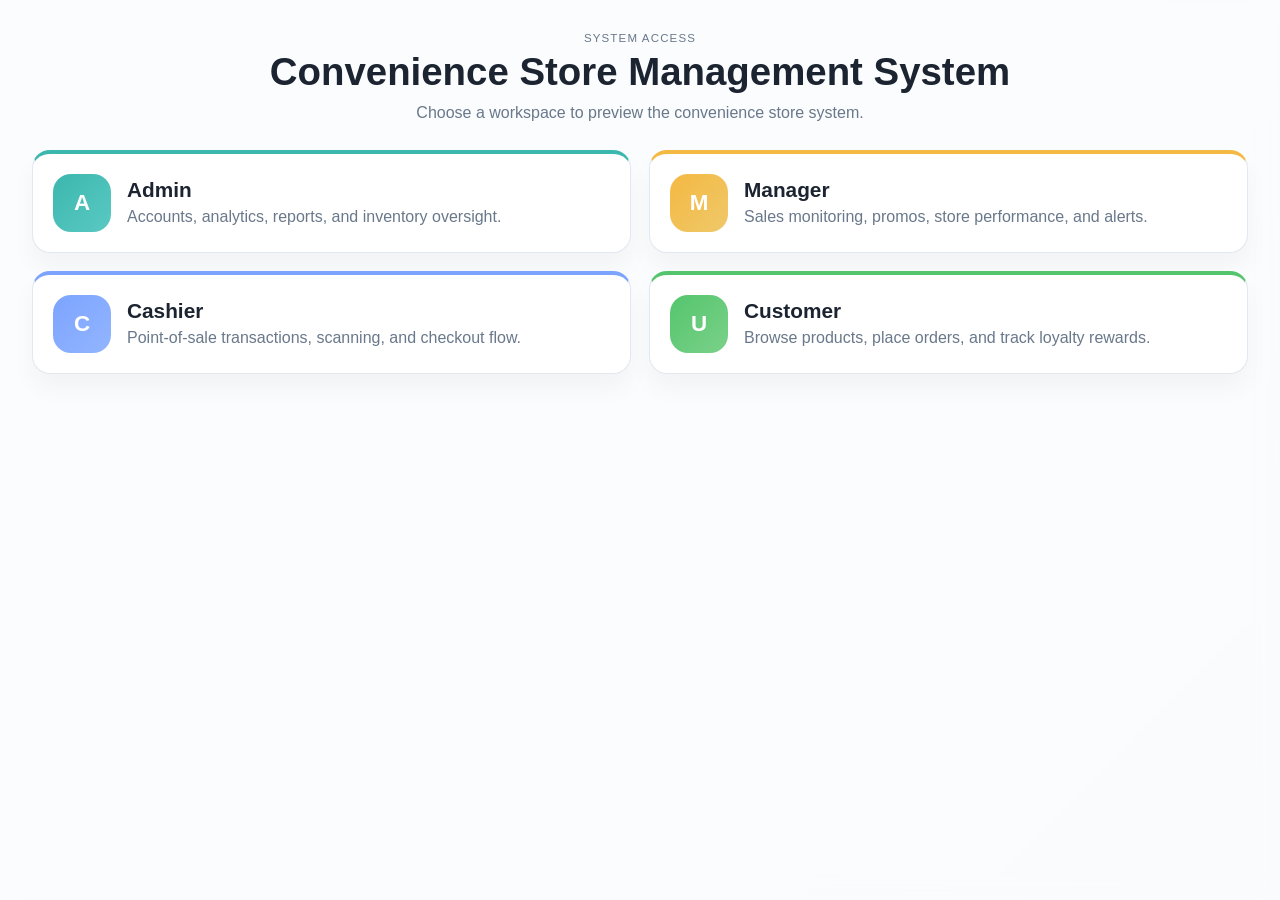
<file: index.html>
<!DOCTYPE html>
<html lang="en">
  <head>
    <meta charset="UTF-8" />
    <meta name="viewport" content="width=device-width, initial-scale=1.0" />
    <title>Convenience Store Management System</title>
    <link rel="stylesheet" href="styles.css" />
  </head>
  <body class="landing-body">
    <div class="landing-shell">
      <div class="landing-header">
        <p class="eyebrow">System Access</p>
        <h1>Convenience Store Management System</h1>
        <p class="subtext">Choose a workspace to preview the convenience store system.</p>
      </div>

      <div class="role-grid">
        <a class="role-card admin" href="login.html">
          <div class="role-icon">A</div>
          <div>
            <h2>Admin</h2>
            <p>Accounts, analytics, reports, and inventory oversight.</p>
          </div>
        </a>

        <a class="role-card manager" href="login.html">
          <div class="role-icon">M</div>
          <div>
            <h2>Manager</h2>
            <p>Sales monitoring, promos, store performance, and alerts.</p>
          </div>
        </a>

        <a class="role-card cashier" href="login.html">
          <div class="role-icon">C</div>
          <div>
            <h2>Cashier</h2>
            <p>Point-of-sale transactions, scanning, and checkout flow.</p>
          </div>
        </a>

        <a class="role-card customer" href="customer.html?mode=guest">
          <div class="role-icon">U</div>
          <div>
            <h2>Customer</h2>
            <p>Browse products, place orders, and track loyalty rewards.</p>
          </div>
        </a>
      </div>
    </div>
  </body>
</html>
</file>
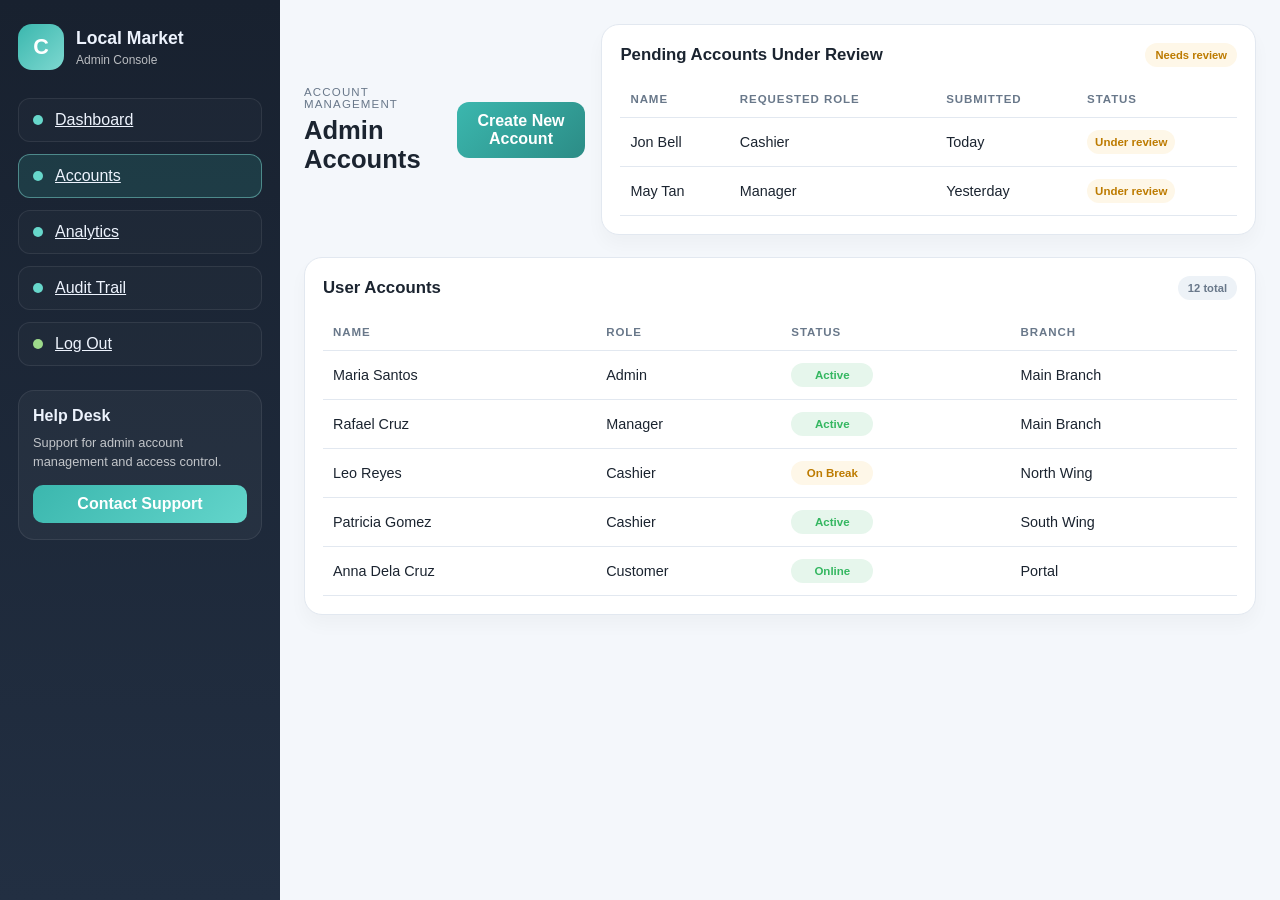
<file: admin-accounts.html>
<!DOCTYPE html>
<html lang="en">
  <head>
    <meta charset="UTF-8" />
    <meta name="viewport" content="width=device-width, initial-scale=1.0" />
    <title>Admin Accounts</title>
    <link rel="stylesheet" href="styles.css" />
  </head>
  <body>
    <div class="app-shell">
      <aside class="sidebar">
        <div class="brand-block">
          <div class="brand-mark">C</div>
          <div>
            <h1>Local Market</h1>
            <p>Admin Console</p>
          </div>
        </div>

        <nav class="nav-panel">
          <a class="nav-item" href="admin.html"><span class="dot admin"></span>Dashboard</a>
          <a class="nav-item active" href="admin-accounts.html"><span class="dot admin"></span>Accounts</a>
          <a class="nav-item" href="admin.html#analytics"><span class="dot admin"></span>Analytics</a>
          <a class="nav-item" href="admin.html#audit"><span class="dot admin"></span>Audit Trail</a>
          <a class="nav-item" data-logout href="login.html"><span class="dot customer"></span>Log Out</a>
        </nav>

        <div class="help-box">
          <h3>Help Desk</h3>
          <p>Support for admin account management and access control.</p>
          <button>Contact Support</button>
        </div>
      </aside>

      <main class="main-panel">
        <header class="topbar">
          <div>
            <p class="eyebrow">Account Management</p>
            <h2>Admin Accounts</h2>
          </div>
          <div class="topbar-actions">
            <button class="primary-btn" data-action="create-account">Create New Account</button>
          </div>

          <div class="panel full">
            <div class="panel-header"><h3>Pending Accounts Under Review</h3><span class="pill warning">Needs review</span></div>
            <table class="inventory-table"><thead><tr><th>Name</th><th>Requested role</th><th>Submitted</th><th>Status</th></tr></thead><tbody><tr><td>Jon Bell</td><td>Cashier</td><td>Today</td><td><span class="status-tag warn">Under review</span></td></tr><tr><td>May Tan</td><td>Manager</td><td>Yesterday</td><td><span class="status-tag warn">Under review</span></td></tr></tbody></table>
          </div>
        </header>

        <section class="content-grid">
          <div class="panel full">
            <div class="panel-header">
              <h3>User Accounts</h3>
              <span class="pill neutral">12 total</span>
            </div>
            <table class="inventory-table">
              <thead>
                <tr>
                  <th>Name</th>
                  <th>Role</th>
                  <th>Status</th>
                  <th>Branch</th>
                </tr>
              </thead>
              <tbody>
                <tr><td>Maria Santos</td><td>Admin</td><td><span class="status-tag good">Active</span></td><td>Main Branch</td></tr>
                <tr><td>Rafael Cruz</td><td>Manager</td><td><span class="status-tag good">Active</span></td><td>Main Branch</td></tr>
                <tr><td>Leo Reyes</td><td>Cashier</td><td><span class="status-tag warn">On Break</span></td><td>North Wing</td></tr>
                <tr><td>Patricia Gomez</td><td>Cashier</td><td><span class="status-tag good">Active</span></td><td>South Wing</td></tr>
                <tr><td>Anna Dela Cruz</td><td>Customer</td><td><span class="status-tag good">Online</span></td><td>Portal</td></tr>
              </tbody>
            </table>
          </div>
        </section>
      </main>
    </div>
    <script src="app.js"></script>
  </body>
</html>
</file>
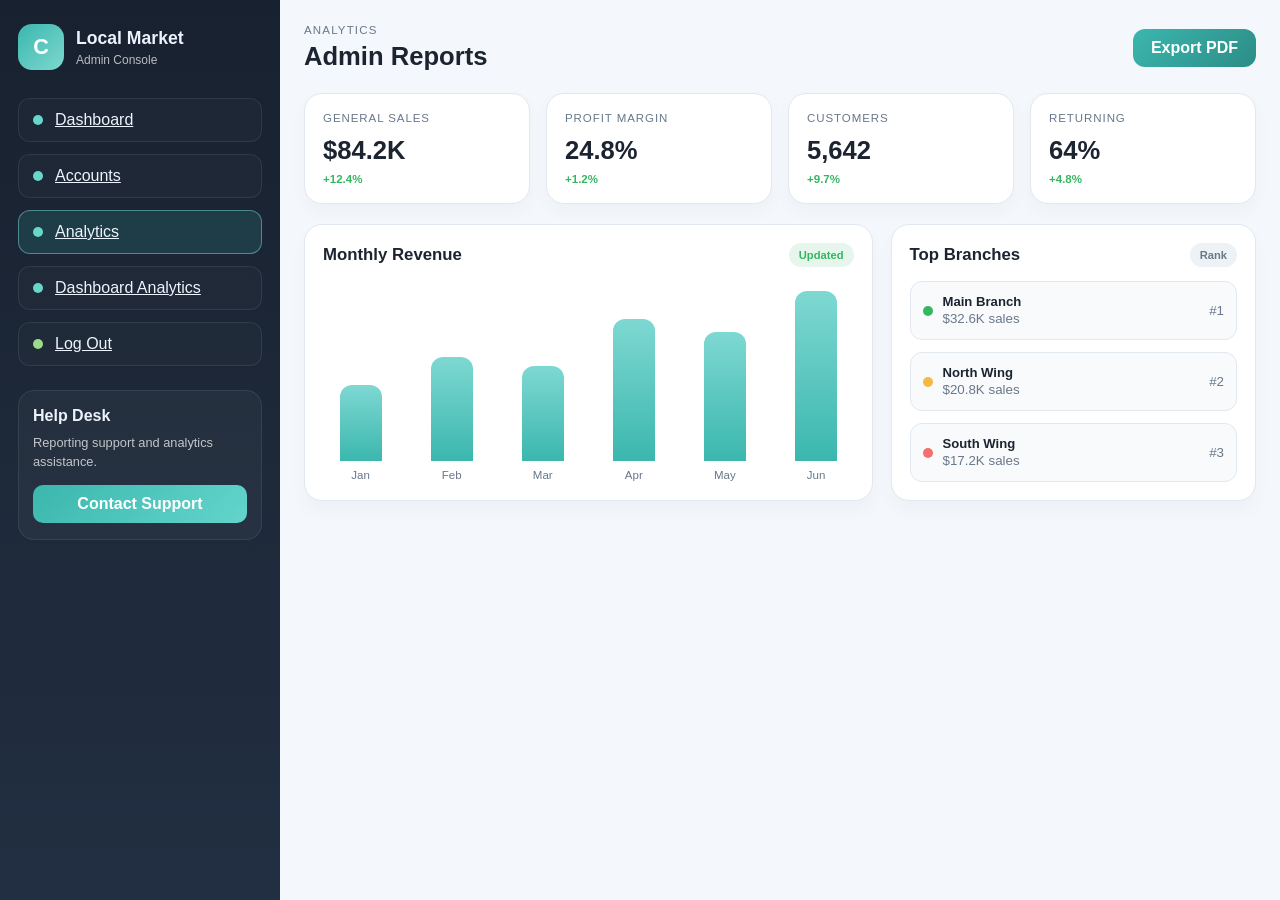
<file: admin-analytics.html>
<!DOCTYPE html>
<html lang="en">
  <head>
    <meta charset="UTF-8" />
    <meta name="viewport" content="width=device-width, initial-scale=1.0" />
    <title>Admin Analytics</title>
    <link rel="stylesheet" href="styles.css" />
  </head>
  <body>
    <div class="app-shell">
      <aside class="sidebar">
        <div class="brand-block">
          <div class="brand-mark">C</div>
          <div>
            <h1>Local Market</h1>
            <p>Admin Console</p>
          </div>
        </div>

        <nav class="nav-panel">
          <a class="nav-item" href="admin.html"><span class="dot admin"></span>Dashboard</a>
          <a class="nav-item" href="admin-accounts.html"><span class="dot admin"></span>Accounts</a>
          <a class="nav-item active" href="admin-analytics.html"><span class="dot admin"></span>Analytics</a>
          <a class="nav-item" href="admin.html#analytics"><span class="dot admin"></span>Dashboard Analytics</a>
          <a class="nav-item" data-logout href="login.html"><span class="dot customer"></span>Log Out</a>
        </nav>

        <div class="help-box">
          <h3>Help Desk</h3>
          <p>Reporting support and analytics assistance.</p>
          <button>Contact Support</button>
        </div>
      </aside>

      <main class="main-panel">
        <header class="topbar">
          <div>
            <p class="eyebrow">Analytics</p>
            <h2>Admin Reports</h2>
          </div>
          <div class="topbar-actions">
            <button class="primary-btn">Export PDF</button>
          </div>
        </header>

        <section class="stats-grid">
          <div class="stat-card"><div class="stat-label">General Sales</div><div class="stat-value">$84.2K</div><span class="stat-trend">+12.4%</span></div>
          <div class="stat-card"><div class="stat-label">Profit Margin</div><div class="stat-value">24.8%</div><span class="stat-trend">+1.2%</span></div>
          <div class="stat-card"><div class="stat-label">Customers</div><div class="stat-value">5,642</div><span class="stat-trend">+9.7%</span></div>
          <div class="stat-card"><div class="stat-label">Returning</div><div class="stat-value">64%</div><span class="stat-trend">+4.8%</span></div>
        </section>

        <section class="content-grid">
          <div class="panel large">
            <div class="panel-header">
              <h3>Monthly Revenue</h3>
              <span class="pill success">Updated</span>
            </div>
            <div class="chart-wrap">
              <div class="bars">
                <div class="bar-col"><div class="bar" style="height: 40%"></div><span class="bar-label">Jan</span></div>
                <div class="bar-col"><div class="bar" style="height: 55%"></div><span class="bar-label">Feb</span></div>
                <div class="bar-col"><div class="bar" style="height: 50%"></div><span class="bar-label">Mar</span></div>
                <div class="bar-col"><div class="bar" style="height: 75%"></div><span class="bar-label">Apr</span></div>
                <div class="bar-col"><div class="bar" style="height: 68%"></div><span class="bar-label">May</span></div>
                <div class="bar-col"><div class="bar" style="height: 90%"></div><span class="bar-label">Jun</span></div>
              </div>
            </div>
          </div>

          <div class="panel">
            <div class="panel-header">
              <h3>Top Branches</h3>
              <span class="pill neutral">Rank</span>
            </div>
            <ul class="alerts-list">
              <li><div class="alert-left"><span class="alert-icon success"></span><div><strong>Main Branch</strong><small>$32.6K sales</small></div></div><small>#1</small></li>
              <li><div class="alert-left"><span class="alert-icon warning"></span><div><strong>North Wing</strong><small>$20.8K sales</small></div></div><small>#2</small></li>
              <li><div class="alert-left"><span class="alert-icon danger"></span><div><strong>South Wing</strong><small>$17.2K sales</small></div></div><small>#3</small></li>
            </ul>
          </div>
        </section>
      </main>
    </div>
    <script src="app.js"></script>
  </body>
</html>
</file>
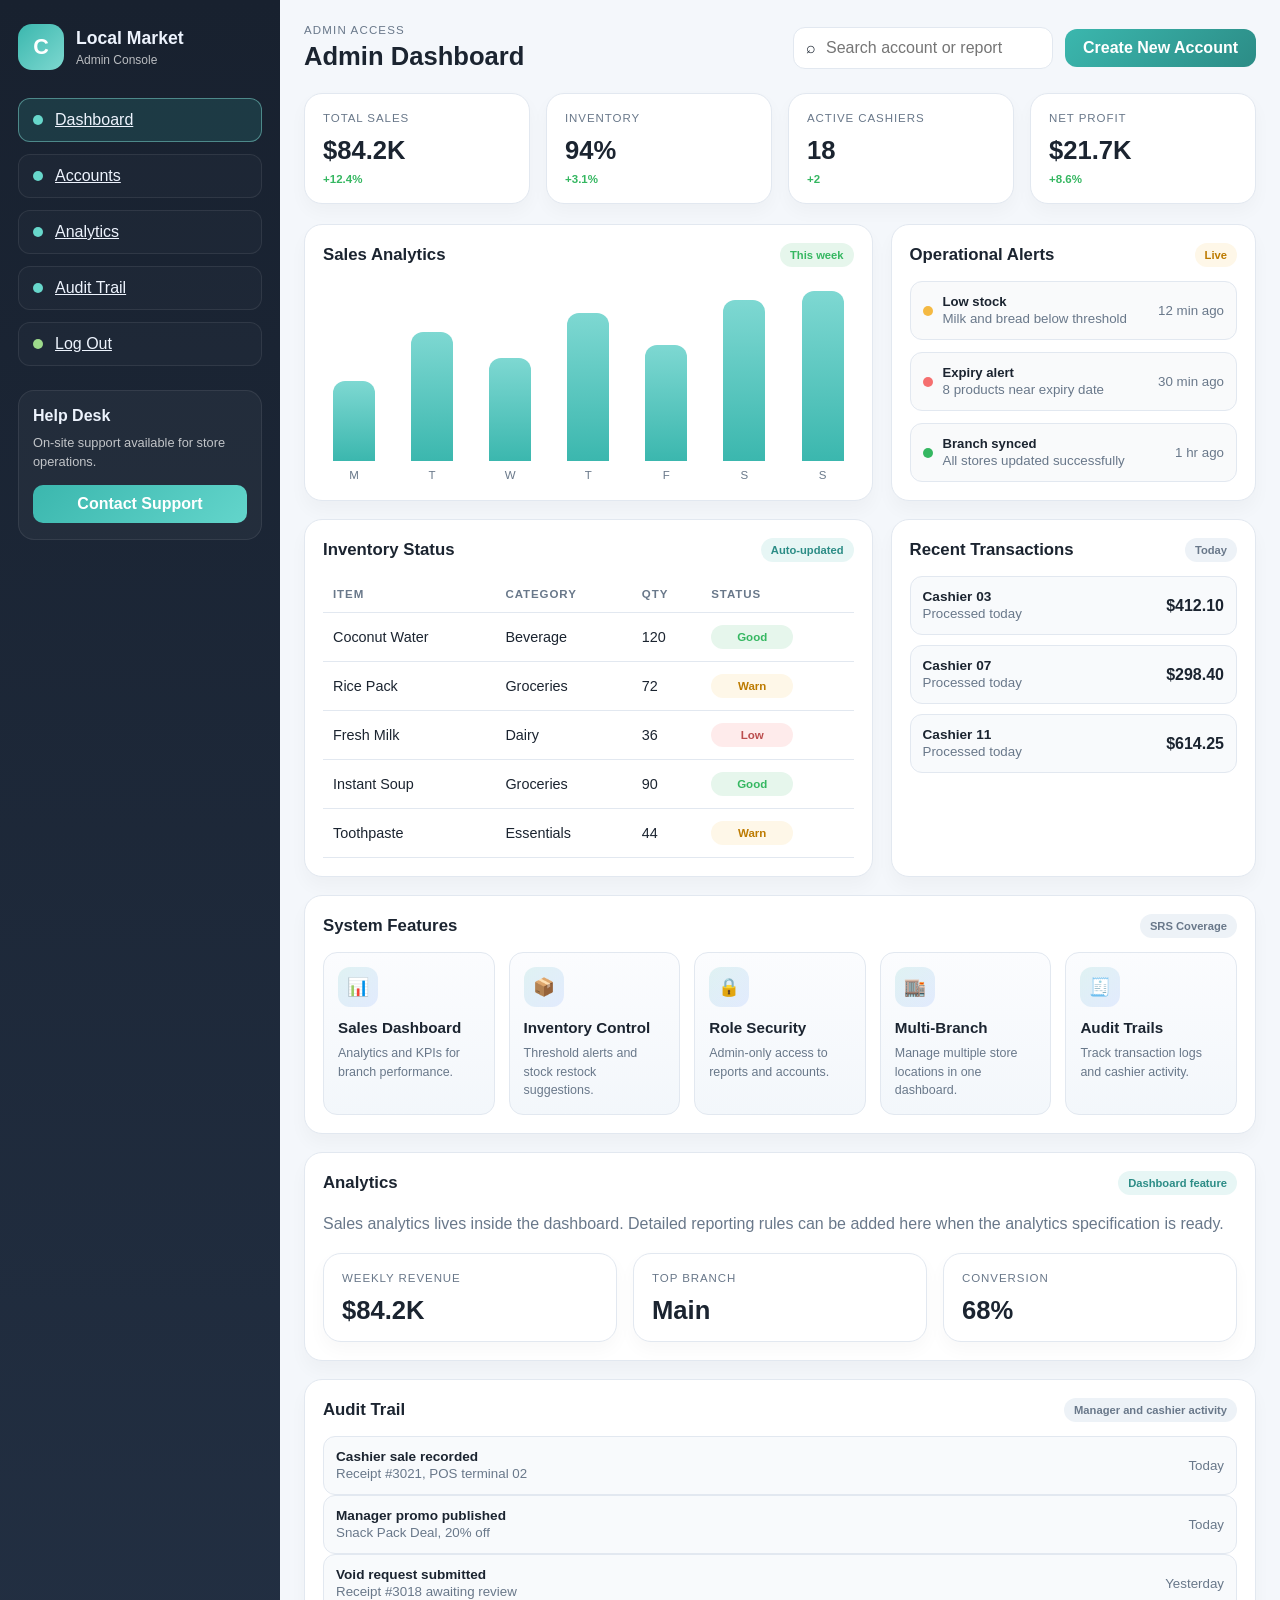
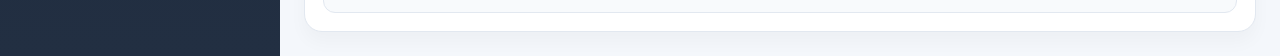
<file: admin.html>
<!DOCTYPE html>
<html lang="en">
  <head>
    <meta charset="UTF-8" />
    <meta name="viewport" content="width=device-width, initial-scale=1.0" />
    <title>Admin Dashboard</title>
    <link rel="stylesheet" href="styles.css" />
  </head>
  <body>
    <div class="app-shell">
      <aside class="sidebar">
        <div class="brand-block">
          <div class="brand-mark">C</div>
          <div>
            <h1>Local Market</h1>
            <p>Admin Console</p>
          </div>
        </div>

        <nav class="nav-panel">
          <a class="nav-item active" href="admin.html"><span class="dot admin"></span>Dashboard</a>
          <a class="nav-item" href="admin-accounts.html"><span class="dot admin"></span>Accounts</a>
          <a class="nav-item" href="#analytics"><span class="dot admin"></span>Analytics</a>
          <a class="nav-item" href="#audit"><span class="dot admin"></span>Audit Trail</a>
          <a class="nav-item" data-logout href="login.html"><span class="dot customer"></span>Log Out</a>
        </nav>

        <div class="help-box">
          <h3>Help Desk</h3>
          <p>On-site support available for store operations.</p>
          <button>Contact Support</button>
        </div>
      </aside>

      <main class="main-panel">
        <header class="topbar">
          <div>
            <p class="eyebrow">Admin access</p>
            <h2>Admin Dashboard</h2>
          </div>
          <div class="topbar-actions">
            <div class="search-box">
              <span>⌕</span>
              <input type="text" placeholder="Search account or report" />
            </div>
            <button class="primary-btn" data-action="create-account">Create New Account</button>
          </div>
        </header>

        <section class="stats-grid">
          <div class="stat-card"><div class="stat-label">Total Sales</div><div class="stat-value">$84.2K</div><span class="stat-trend">+12.4%</span></div>
          <div class="stat-card"><div class="stat-label">Inventory</div><div class="stat-value">94%</div><span class="stat-trend">+3.1%</span></div>
          <div class="stat-card"><div class="stat-label">Active Cashiers</div><div class="stat-value">18</div><span class="stat-trend">+2</span></div>
          <div class="stat-card"><div class="stat-label">Net Profit</div><div class="stat-value">$21.7K</div><span class="stat-trend">+8.6%</span></div>
        </section>

        <section class="content-grid">
          <div class="panel large">
            <div class="panel-header">
              <h3>Sales Analytics</h3>
              <span class="pill success">This week</span>
            </div>
            <div class="chart-wrap">
              <div class="bars">
                <div class="bar-col"><div class="bar" style="height: 42%"></div><span class="bar-label">M</span></div>
                <div class="bar-col"><div class="bar" style="height: 68%"></div><span class="bar-label">T</span></div>
                <div class="bar-col"><div class="bar" style="height: 54%"></div><span class="bar-label">W</span></div>
                <div class="bar-col"><div class="bar" style="height: 78%"></div><span class="bar-label">T</span></div>
                <div class="bar-col"><div class="bar" style="height: 61%"></div><span class="bar-label">F</span></div>
                <div class="bar-col"><div class="bar" style="height: 85%"></div><span class="bar-label">S</span></div>
                <div class="bar-col"><div class="bar" style="height: 96%"></div><span class="bar-label">S</span></div>
              </div>
            </div>
          </div>

          <div class="panel">
            <div class="panel-header">
              <h3>Operational Alerts</h3>
              <span class="pill warning">Live</span>
            </div>
            <ul class="alerts-list">
              <li><div class="alert-left"><span class="alert-icon warning"></span><div><strong>Low stock</strong><small>Milk and bread below threshold</small></div></div><small>12 min ago</small></li>
              <li><div class="alert-left"><span class="alert-icon danger"></span><div><strong>Expiry alert</strong><small>8 products near expiry date</small></div></div><small>30 min ago</small></li>
              <li><div class="alert-left"><span class="alert-icon success"></span><div><strong>Branch synced</strong><small>All stores updated successfully</small></div></div><small>1 hr ago</small></li>
            </ul>
          </div>

          <div class="panel large">
            <div class="panel-header">
              <h3>Inventory Status</h3>
              <span class="pill info">Auto-updated</span>
            </div>
            <table class="inventory-table">
              <thead>
                <tr>
                  <th>Item</th>
                  <th>Category</th>
                  <th>Qty</th>
                  <th>Status</th>
                </tr>
              </thead>
              <tbody>
                <tr><td>Coconut Water</td><td>Beverage</td><td>120</td><td><span class="status-tag good">Good</span></td></tr>
                <tr><td>Rice Pack</td><td>Groceries</td><td>72</td><td><span class="status-tag warn">Warn</span></td></tr>
                <tr><td>Fresh Milk</td><td>Dairy</td><td>36</td><td><span class="status-tag low">Low</span></td></tr>
                <tr><td>Instant Soup</td><td>Groceries</td><td>90</td><td><span class="status-tag good">Good</span></td></tr>
                <tr><td>Toothpaste</td><td>Essentials</td><td>44</td><td><span class="status-tag warn">Warn</span></td></tr>
              </tbody>
            </table>
          </div>

          <div class="panel">
            <div class="panel-header">
              <h3>Recent Transactions</h3>
              <span class="pill neutral">Today</span>
            </div>
            <div class="transactions">
              <div class="transaction-item"><div><strong>Cashier 03</strong><small>Processed today</small></div><div class="transaction-amount">$412.10</div></div>
              <div class="transaction-item"><div><strong>Cashier 07</strong><small>Processed today</small></div><div class="transaction-amount">$298.40</div></div>
              <div class="transaction-item"><div><strong>Cashier 11</strong><small>Processed today</small></div><div class="transaction-amount">$614.25</div></div>
            </div>
          </div>

          <div class="panel full">
            <div class="panel-header">
              <h3>System Features</h3>
              <span class="pill neutral">SRS Coverage</span>
            </div>
            <div class="feature-grid">
              <div class="feature-card"><div class="feature-icon">📊</div><h4>Sales Dashboard</h4><p>Analytics and KPIs for branch performance.</p></div>
              <div class="feature-card"><div class="feature-icon">📦</div><h4>Inventory Control</h4><p>Threshold alerts and stock restock suggestions.</p></div>
              <div class="feature-card"><div class="feature-icon">🔒</div><h4>Role Security</h4><p>Admin-only access to reports and accounts.</p></div>
              <div class="feature-card"><div class="feature-icon">🏬</div><h4>Multi-Branch</h4><p>Manage multiple store locations in one dashboard.</p></div>
              <div class="feature-card"><div class="feature-icon">🧾</div><h4>Audit Trails</h4><p>Track transaction logs and cashier activity.</p></div>
            </div>
          </div>

          <div class="panel full" id="analytics">
            <div class="panel-header"><h3>Analytics</h3><span class="pill info">Dashboard feature</span></div>
            <p class="panel-copy">Sales analytics lives inside the dashboard. Detailed reporting rules can be added here when the analytics specification is ready.</p>
            <div class="stats-grid compact"><div class="stat-card"><div class="stat-label">Weekly Revenue</div><div class="stat-value">$84.2K</div></div><div class="stat-card"><div class="stat-label">Top Branch</div><div class="stat-value">Main</div></div><div class="stat-card"><div class="stat-label">Conversion</div><div class="stat-value">68%</div></div></div>
          </div>

          <div class="panel full" id="audit">
            <div class="panel-header"><h3>Audit Trail</h3><span class="pill neutral">Manager and cashier activity</span></div>
            <div class="audit-list"><div class="transaction-item"><div><strong>Cashier sale recorded</strong><small>Receipt #3021, POS terminal 02</small></div><small>Today</small></div><div class="transaction-item"><div><strong>Manager promo published</strong><small>Snack Pack Deal, 20% off</small></div><small>Today</small></div><div class="transaction-item"><div><strong>Void request submitted</strong><small>Receipt #3018 awaiting review</small></div><small>Yesterday</small></div></div>
          </div>
        </section>
      </main>
    </div>
    <script src="app.js"></script>
  </body>
</html>
</file>
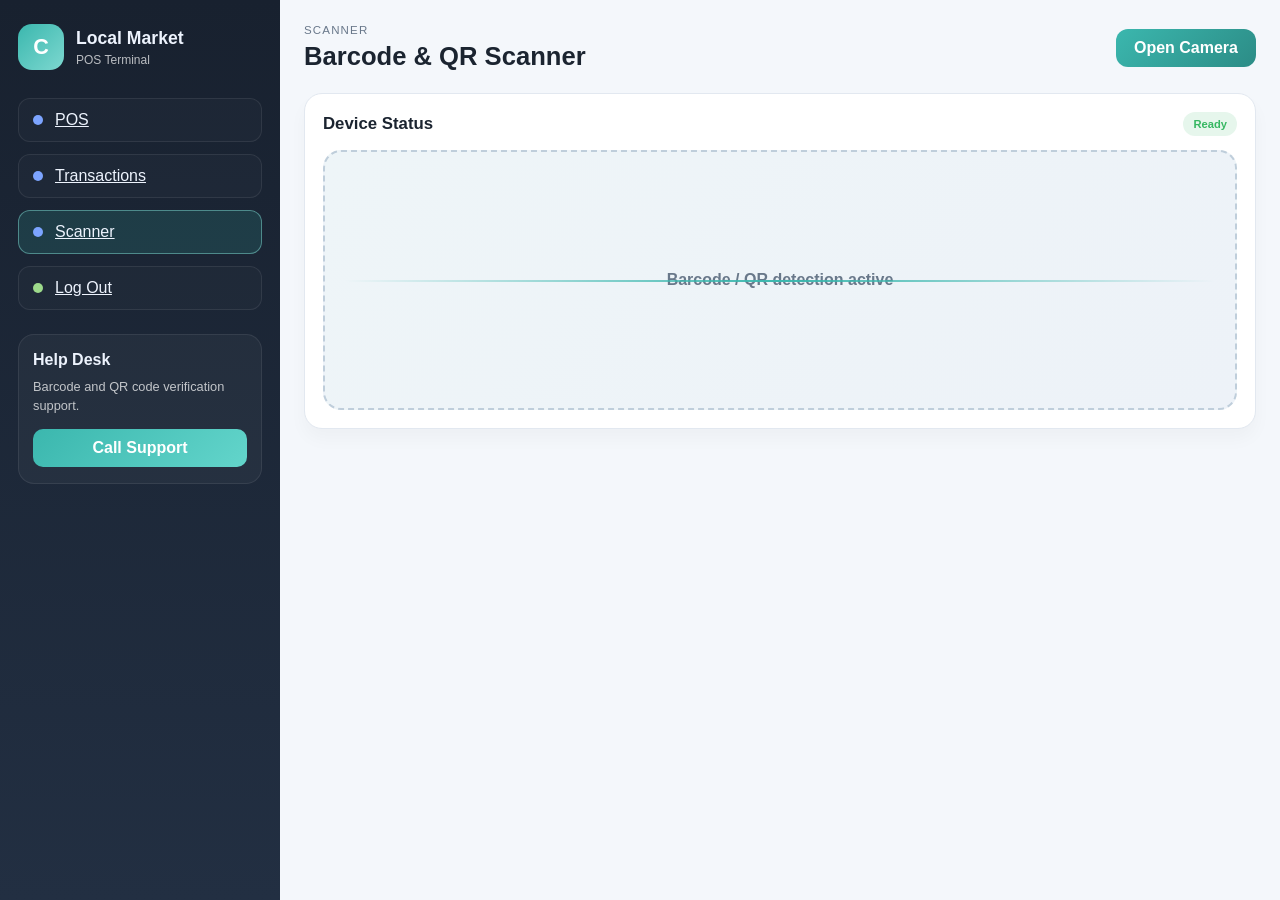
<file: cashier-scanner.html>
<!DOCTYPE html>
<html lang="en">
  <head>
    <meta charset="UTF-8" />
    <meta name="viewport" content="width=device-width, initial-scale=1.0" />
    <title>Cashier Scanner</title>
    <link rel="stylesheet" href="styles.css" />
  </head>
  <body>
    <div class="app-shell">
      <aside class="sidebar">
        <div class="brand-block">
          <div class="brand-mark">C</div>
          <div>
            <h1>Local Market</h1>
            <p>POS Terminal</p>
          </div>
        </div>

        <nav class="nav-panel">
          <a class="nav-item" href="cashier.html"><span class="dot cashier"></span>POS</a>
          <a class="nav-item" href="cashier-transactions.html"><span class="dot cashier"></span>Transactions</a>
          <a class="nav-item active" href="cashier-scanner.html"><span class="dot cashier"></span>Scanner</a>
          <a class="nav-item" data-logout href="login.html"><span class="dot customer"></span>Log Out</a>
        </nav>

        <div class="help-box">
          <h3>Help Desk</h3>
          <p>Barcode and QR code verification support.</p>
          <button>Call Support</button>
        </div>
      </aside>

      <main class="main-panel">
        <header class="topbar">
          <div>
            <p class="eyebrow">Scanner</p>
            <h2>Barcode & QR Scanner</h2>
          </div>
          <div class="topbar-actions">
            <button class="primary-btn">Open Camera</button>
          </div>
        </header>

        <section class="content-grid">
          <div class="panel full">
            <div class="panel-header">
              <h3>Device Status</h3>
              <span class="pill success">Ready</span>
            </div>
            <div class="scanner-box" style="height: 260px; margin-bottom: 0;">
              <div class="scanner-line"></div>
              <span>Barcode / QR detection active</span>
            </div>
          </div>
        </section>
      </main>
    </div>
    <script src="app.js"></script>
  </body>
</html>
</file>
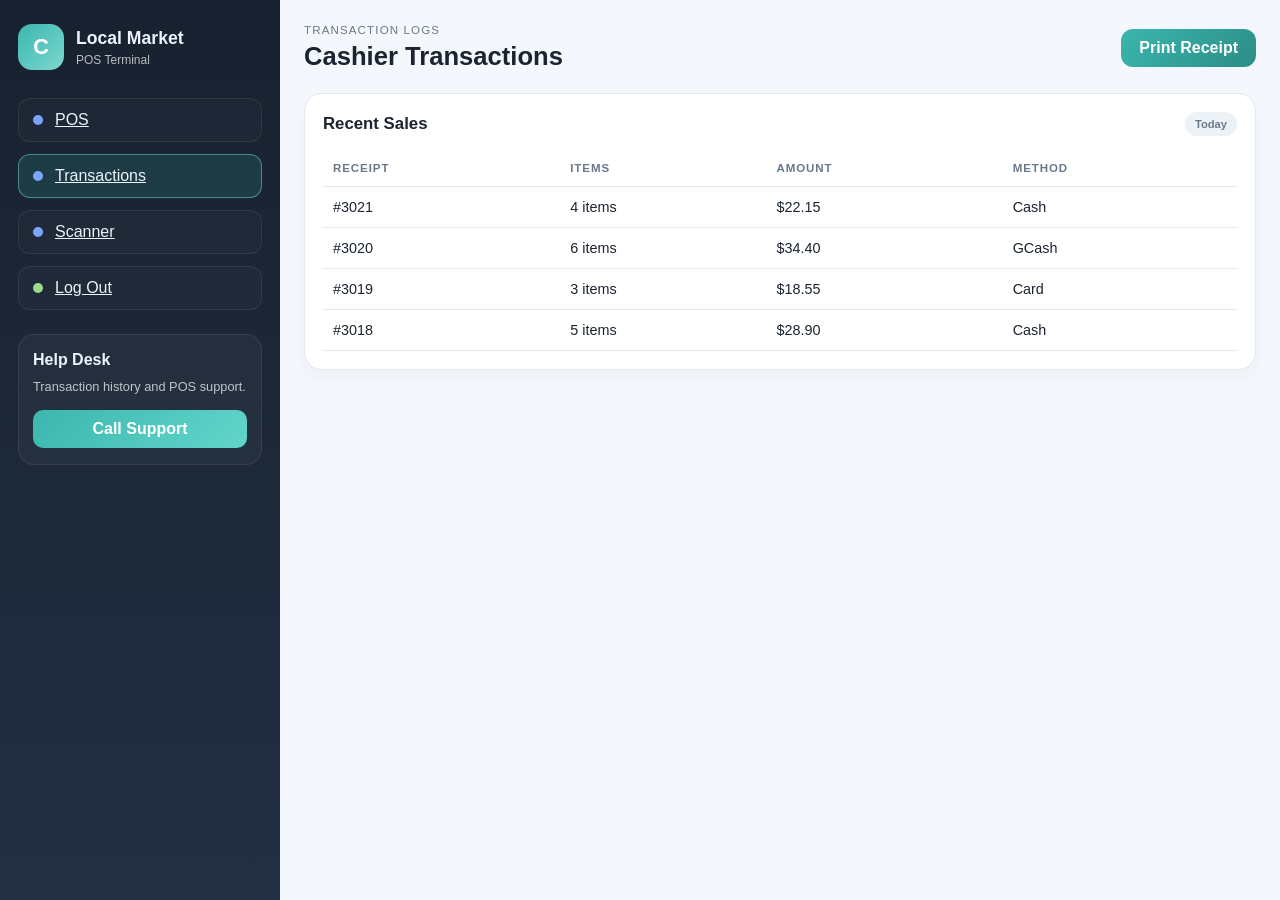
<file: cashier-transactions.html>
<!DOCTYPE html>
<html lang="en">
  <head>
    <meta charset="UTF-8" />
    <meta name="viewport" content="width=device-width, initial-scale=1.0" />
    <title>Cashier Transactions</title>
    <link rel="stylesheet" href="styles.css" />
  </head>
  <body>
    <div class="app-shell">
      <aside class="sidebar">
        <div class="brand-block">
          <div class="brand-mark">C</div>
          <div>
            <h1>Local Market</h1>
            <p>POS Terminal</p>
          </div>
        </div>

        <nav class="nav-panel">
          <a class="nav-item" href="cashier.html"><span class="dot cashier"></span>POS</a>
          <a class="nav-item active" href="cashier-transactions.html"><span class="dot cashier"></span>Transactions</a>
          <a class="nav-item" href="cashier-scanner.html"><span class="dot cashier"></span>Scanner</a>
          <a class="nav-item" data-logout href="login.html"><span class="dot customer"></span>Log Out</a>
        </nav>

        <div class="help-box">
          <h3>Help Desk</h3>
          <p>Transaction history and POS support.</p>
          <button>Call Support</button>
        </div>
      </aside>

      <main class="main-panel">
        <header class="topbar">
          <div>
            <p class="eyebrow">Transaction Logs</p>
            <h2>Cashier Transactions</h2>
          </div>
          <div class="topbar-actions">
            <button class="primary-btn">Print Receipt</button>
          </div>
        </header>

        <section class="content-grid">
          <div class="panel full">
            <div class="panel-header">
              <h3>Recent Sales</h3>
              <span class="pill neutral">Today</span>
            </div>
            <table class="inventory-table">
              <thead>
                <tr>
                  <th>Receipt</th>
                  <th>Items</th>
                  <th>Amount</th>
                  <th>Method</th>
                </tr>
              </thead>
              <tbody>
                <tr><td>#3021</td><td>4 items</td><td>$22.15</td><td>Cash</td></tr>
                <tr><td>#3020</td><td>6 items</td><td>$34.40</td><td>GCash</td></tr>
                <tr><td>#3019</td><td>3 items</td><td>$18.55</td><td>Card</td></tr>
                <tr><td>#3018</td><td>5 items</td><td>$28.90</td><td>Cash</td></tr>
              </tbody>
            </table>
          </div>
        </section>
      </main>
    </div>
    <script src="app.js"></script>
  </body>
</html>
</file>
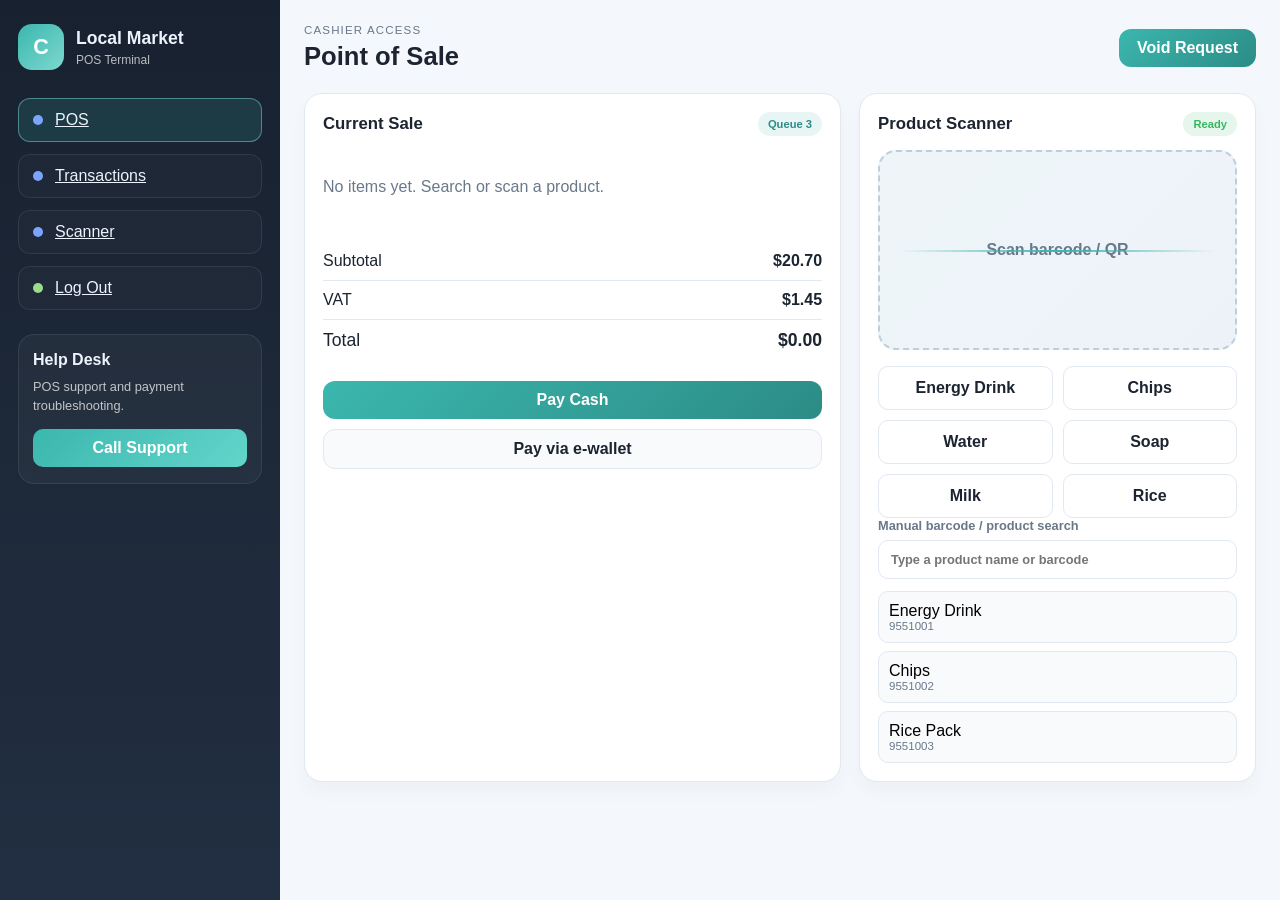
<file: cashier.html>
<!DOCTYPE html>
<html lang="en">
  <head>
    <meta charset="UTF-8" />
    <meta name="viewport" content="width=device-width, initial-scale=1.0" />
    <title>Cashier POS</title>
    <link rel="stylesheet" href="styles.css" />
  </head>
  <body>
    <div class="app-shell pos-layout">
      <aside class="sidebar">
        <div class="brand-block">
          <div class="brand-mark">C</div>
          <div>
            <h1>Local Market</h1>
            <p>POS Terminal</p>
          </div>
        </div>

        <nav class="nav-panel">
          <a class="nav-item active" href="cashier.html"><span class="dot cashier"></span>POS</a>
          <a class="nav-item" href="cashier-transactions.html"><span class="dot cashier"></span>Transactions</a>
          <a class="nav-item" href="cashier-scanner.html"><span class="dot cashier"></span>Scanner</a>
          <a class="nav-item" data-logout href="login.html"><span class="dot customer"></span>Log Out</a>
        </nav>

        <div class="help-box">
          <h3>Help Desk</h3>
          <p>POS support and payment troubleshooting.</p>
          <button>Call Support</button>
        </div>
      </aside>

      <main class="main-panel pos-main">
        <header class="topbar">
          <div>
            <p class="eyebrow">Cashier access</p>
            <h2>Point of Sale</h2>
          </div>
          <div class="topbar-actions">
            <button class="primary-btn" data-action="void-request">Void Request</button>
          </div>
        </header>

        <section class="pos-grid">
          <div class="panel pos-panel left-panel">
            <div class="panel-header">
              <h3>Current Sale</h3>
              <span class="pill info">Queue 3</span>
            </div>

            <div class="sale-items" data-cart-list></div>

            <div class="totals">
              <div class="total-row"><span>Subtotal</span><strong>$20.70</strong></div>
              <div class="total-row"><span>VAT</span><strong>$1.45</strong></div>
              <div class="total-row total"><span>Total</span><strong data-total>$0.00</strong></div>
            </div>

            <div class="payment-actions">
              <button class="primary-btn full">Pay Cash</button>
              <button class="secondary-btn full" data-action="online-payment">Pay via e-wallet</button>
            </div>
          </div>

          <div class="panel pos-panel right-panel">
            <div class="panel-header">
              <h3>Product Scanner</h3>
              <span class="pill success">Ready</span>
            </div>

            <div class="scanner-box">
              <div class="scanner-line"></div>
              <span>Scan barcode / QR</span>
            </div>

            <div class="quick-items">
              <button data-quick-product="energy drink">Energy Drink</button>
              <button data-quick-product="chips">Chips</button>
              <button data-quick-product="water">Water</button>
              <button data-quick-product="soap">Soap</button>
              <button data-quick-product="milk">Milk</button>
              <button data-quick-product="rice">Rice</button>
            </div>
            <label class="search-label">Manual barcode / product search<input data-cashier-search type="search" placeholder="Type a product name or barcode"></label>
            <div class="suggestions"><button data-cashier-suggestion data-product="energy drink">Energy Drink <small>9551001</small></button><button data-cashier-suggestion data-product="chips">Chips <small>9551002</small></button><button data-cashier-suggestion data-product="rice">Rice Pack <small>9551003</small></button></div>
          </div>
        </section>
      </main>
    </div>
    <script src="app.js"></script>
  </body>
</html>
</file>
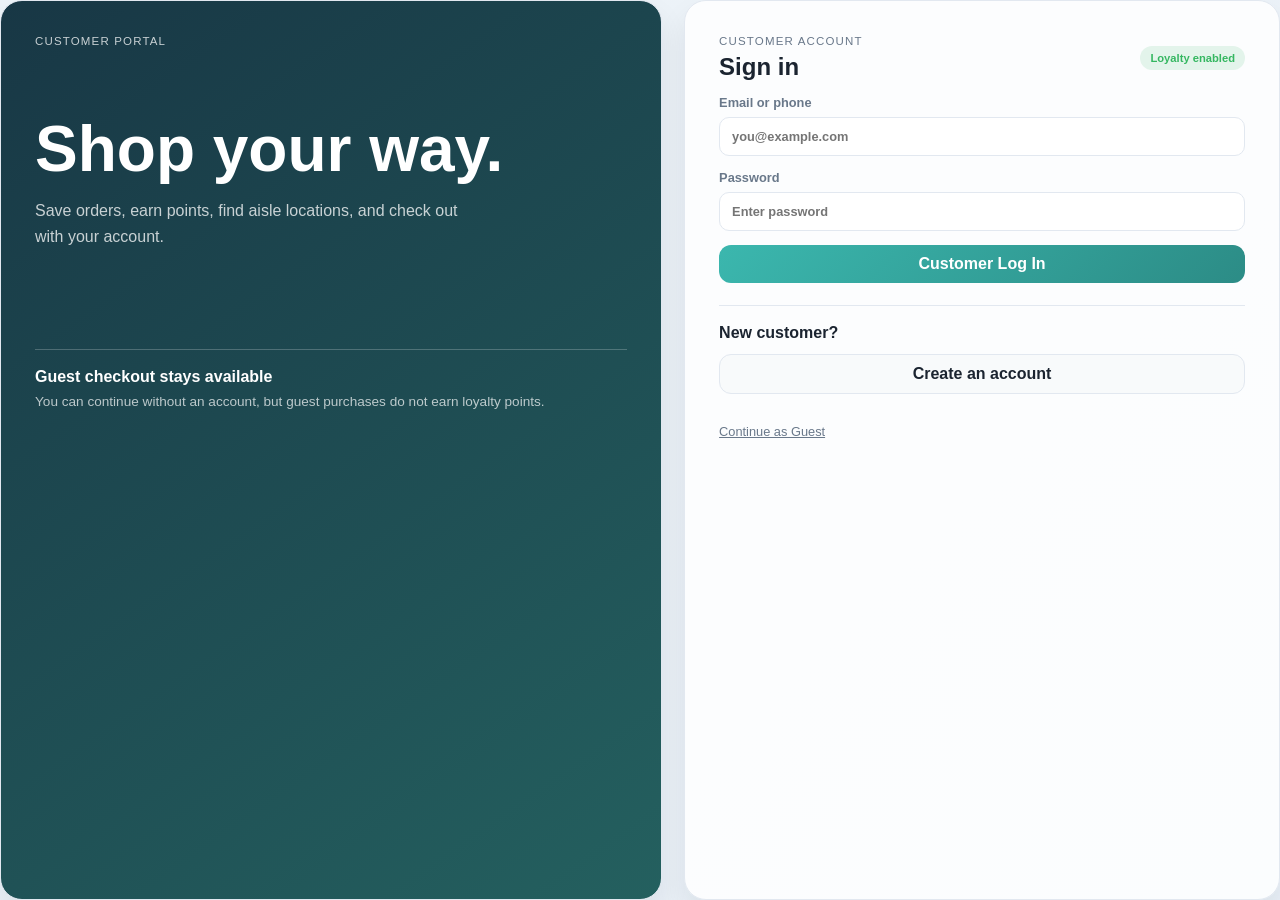
<file: customer-auth.html>
<!DOCTYPE html>
<html lang="en">
  <head>
    <meta charset="UTF-8" />
    <meta name="viewport" content="width=device-width, initial-scale=1.0" />
    <title>Customer Account</title>
    <link rel="stylesheet" href="styles.css" />
  </head>
  <body class="landing-body">
    <main class="access-shell customer-access-shell">
      <section class="access-intro customer-intro">
        <p class="eyebrow">Customer Portal</p>
        <h1>Shop your way.</h1>
        <p>Save orders, earn points, find aisle locations, and check out with your account.</p>
        <div class="access-note"><strong>Guest checkout stays available</strong><span>You can continue without an account, but guest purchases do not earn loyalty points.</span></div>
      </section>
      <section class="login-card">
        <div class="panel-header"><div><p class="eyebrow">Customer account</p><h2>Sign in</h2></div><span class="pill success">Loyalty enabled</span></div>
        <form class="login-form" data-customer-login-form>
          <label>Email or phone<input name="identity" required placeholder="you@example.com"></label>
          <label>Password<input name="password" type="password" required placeholder="Enter password"></label>
          <button class="primary-btn full" type="submit">Customer Log In</button>
        </form>
        <div class="customer-access"><strong>New customer?</strong><button class="secondary-btn" data-action="signup">Create an account</button><a class="quiet-link" href="customer.html?mode=guest">Continue as Guest</a></div>
      </section>
    </main>
    <script src="app.js"></script>
  </body>
</html>
</file>
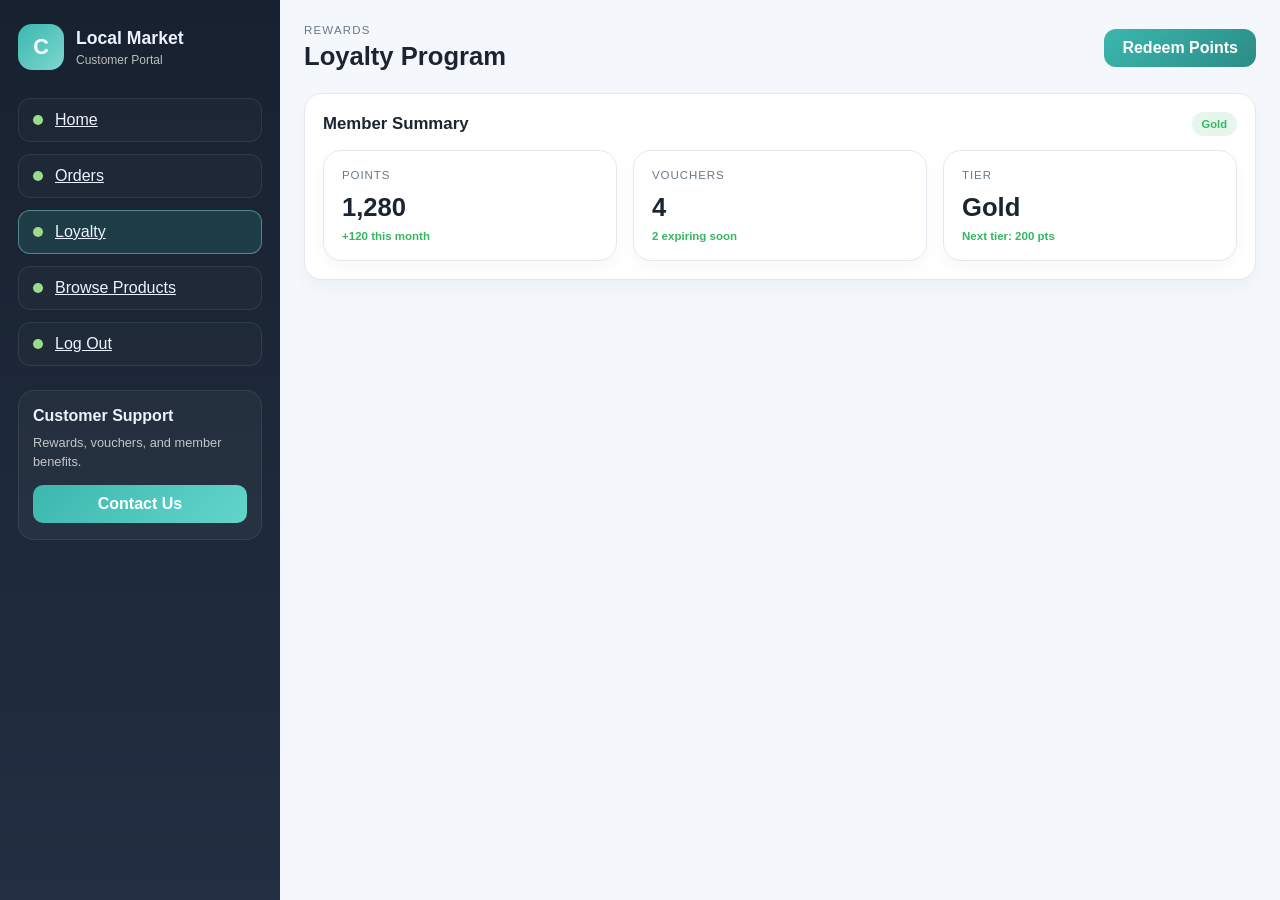
<file: customer-loyalty.html>
<!DOCTYPE html>
<html lang="en">
  <head>
    <meta charset="UTF-8" />
    <meta name="viewport" content="width=device-width, initial-scale=1.0" />
    <title>Customer Loyalty</title>
    <link rel="stylesheet" href="styles.css" />
  </head>
  <body data-customer-page="true">
    <div class="app-shell">
      <aside class="sidebar">
        <div class="brand-block">
          <div class="brand-mark">C</div>
          <div>
            <h1>Local Market</h1>
            <p>Customer Portal</p>
          </div>
        </div>

        <nav class="nav-panel">
          <a class="nav-item" href="customer.html"><span class="dot customer"></span>Home</a>
          <a class="nav-item" href="customer-orders.html"><span class="dot customer"></span>Orders</a>
          <a class="nav-item active" href="customer-loyalty.html"><span class="dot customer"></span>Loyalty</a>
          <a class="nav-item" href="customer.html"><span class="dot customer"></span>Browse Products</a>
          <a class="nav-item" data-logout href="login.html"><span class="dot customer"></span>Log Out</a>
        </nav>

        <div class="help-box">
          <h3>Customer Support</h3>
          <p>Rewards, vouchers, and member benefits.</p>
          <button>Contact Us</button>
        </div>
      </aside>

      <main class="main-panel">
        <header class="topbar">
          <div>
            <p class="eyebrow">Rewards</p>
            <h2>Loyalty Program</h2>
          </div>
          <div class="topbar-actions">
            <button class="primary-btn">Redeem Points</button>
          </div>
        </header>

        <section class="content-grid">
          <div class="panel full">
            <div class="panel-header">
              <h3>Member Summary</h3>
              <span class="pill success">Gold</span>
            </div>
            <div class="stats-grid compact">
              <div class="stat-card"><div class="stat-label">Points</div><div class="stat-value">1,280</div><span class="stat-trend">+120 this month</span></div>
              <div class="stat-card"><div class="stat-label">Vouchers</div><div class="stat-value">4</div><span class="stat-trend">2 expiring soon</span></div>
              <div class="stat-card"><div class="stat-label">Tier</div><div class="stat-value">Gold</div><span class="stat-trend">Next tier: 200 pts</span></div>
            </div>
          </div>
        </section>
      </main>
    </div>
    <script src="app.js"></script>
  </body>
</html>
</file>
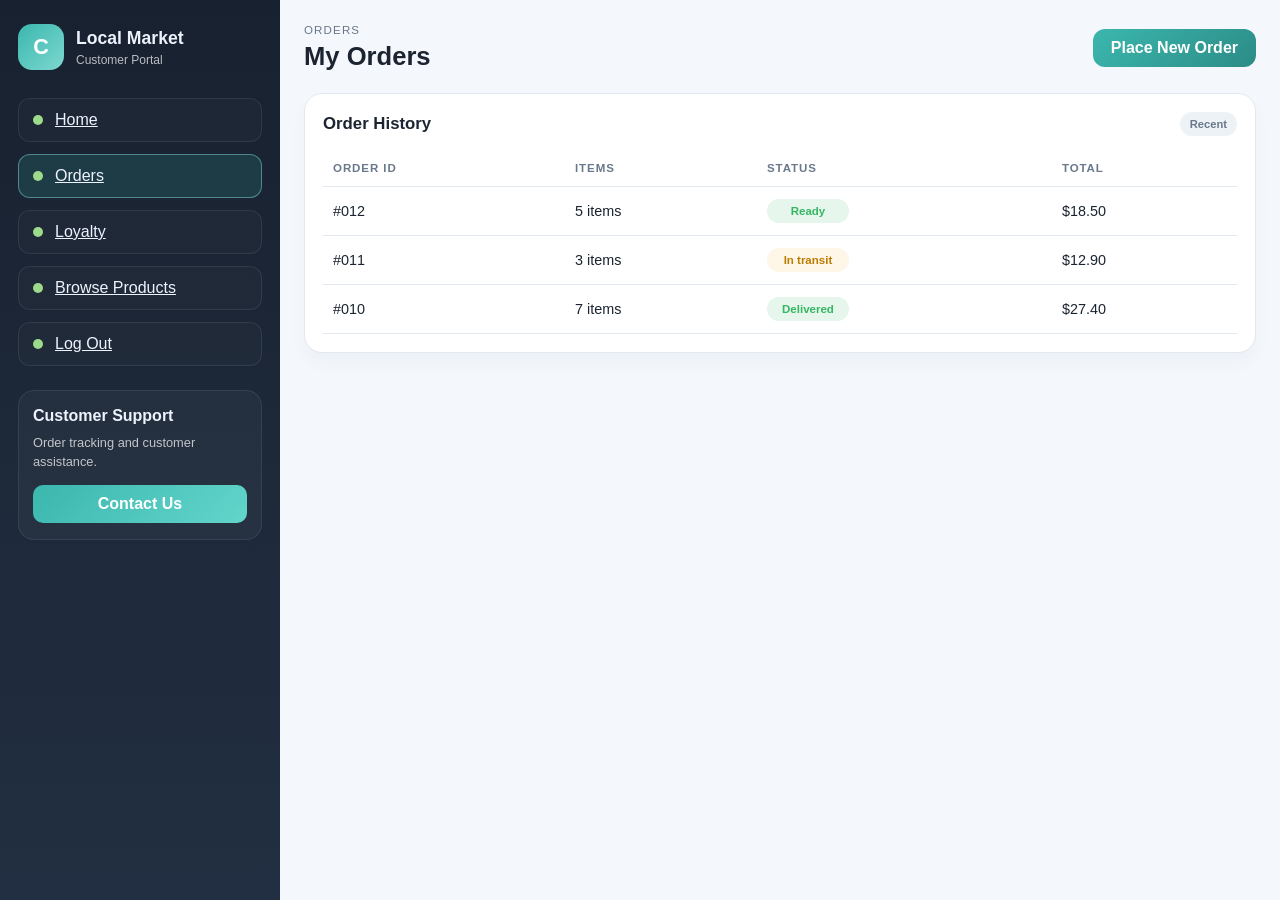
<file: customer-orders.html>
<!DOCTYPE html>
<html lang="en">
  <head>
    <meta charset="UTF-8" />
    <meta name="viewport" content="width=device-width, initial-scale=1.0" />
    <title>Customer Orders</title>
    <link rel="stylesheet" href="styles.css" />
  </head>
  <body data-customer-page="true">
    <div class="app-shell">
      <aside class="sidebar">
        <div class="brand-block">
          <div class="brand-mark">C</div>
          <div>
            <h1>Local Market</h1>
            <p>Customer Portal</p>
          </div>
        </div>

        <nav class="nav-panel">
          <a class="nav-item" href="customer.html"><span class="dot customer"></span>Home</a>
          <a class="nav-item active" href="customer-orders.html"><span class="dot customer"></span>Orders</a>
          <a class="nav-item" href="customer-loyalty.html"><span class="dot customer"></span>Loyalty</a>
          <a class="nav-item" href="customer.html"><span class="dot customer"></span>Browse Products</a>
          <a class="nav-item" data-logout href="login.html"><span class="dot customer"></span>Log Out</a>
        </nav>

        <div class="help-box">
          <h3>Customer Support</h3>
          <p>Order tracking and customer assistance.</p>
          <button>Contact Us</button>
        </div>
      </aside>

      <main class="main-panel">
        <header class="topbar">
          <div>
            <p class="eyebrow">Orders</p>
            <h2>My Orders</h2>
          </div>
          <div class="topbar-actions">
            <button class="primary-btn">Place New Order</button>
          </div>
        </header>

        <section class="content-grid">
          <div class="panel full">
            <div class="panel-header">
              <h3>Order History</h3>
              <span class="pill neutral">Recent</span>
            </div>
            <table class="inventory-table">
              <thead>
                <tr>
                  <th>Order ID</th>
                  <th>Items</th>
                  <th>Status</th>
                  <th>Total</th>
                </tr>
              </thead>
              <tbody>
                <tr><td>#012</td><td>5 items</td><td><span class="status-tag good">Ready</span></td><td>$18.50</td></tr>
                <tr><td>#011</td><td>3 items</td><td><span class="status-tag warn">In transit</span></td><td>$12.90</td></tr>
                <tr><td>#010</td><td>7 items</td><td><span class="status-tag good">Delivered</span></td><td>$27.40</td></tr>
              </tbody>
            </table>
          </div>
        </section>
      </main>
    </div>
    <script src="app.js"></script>
  </body>
</html>
</file>
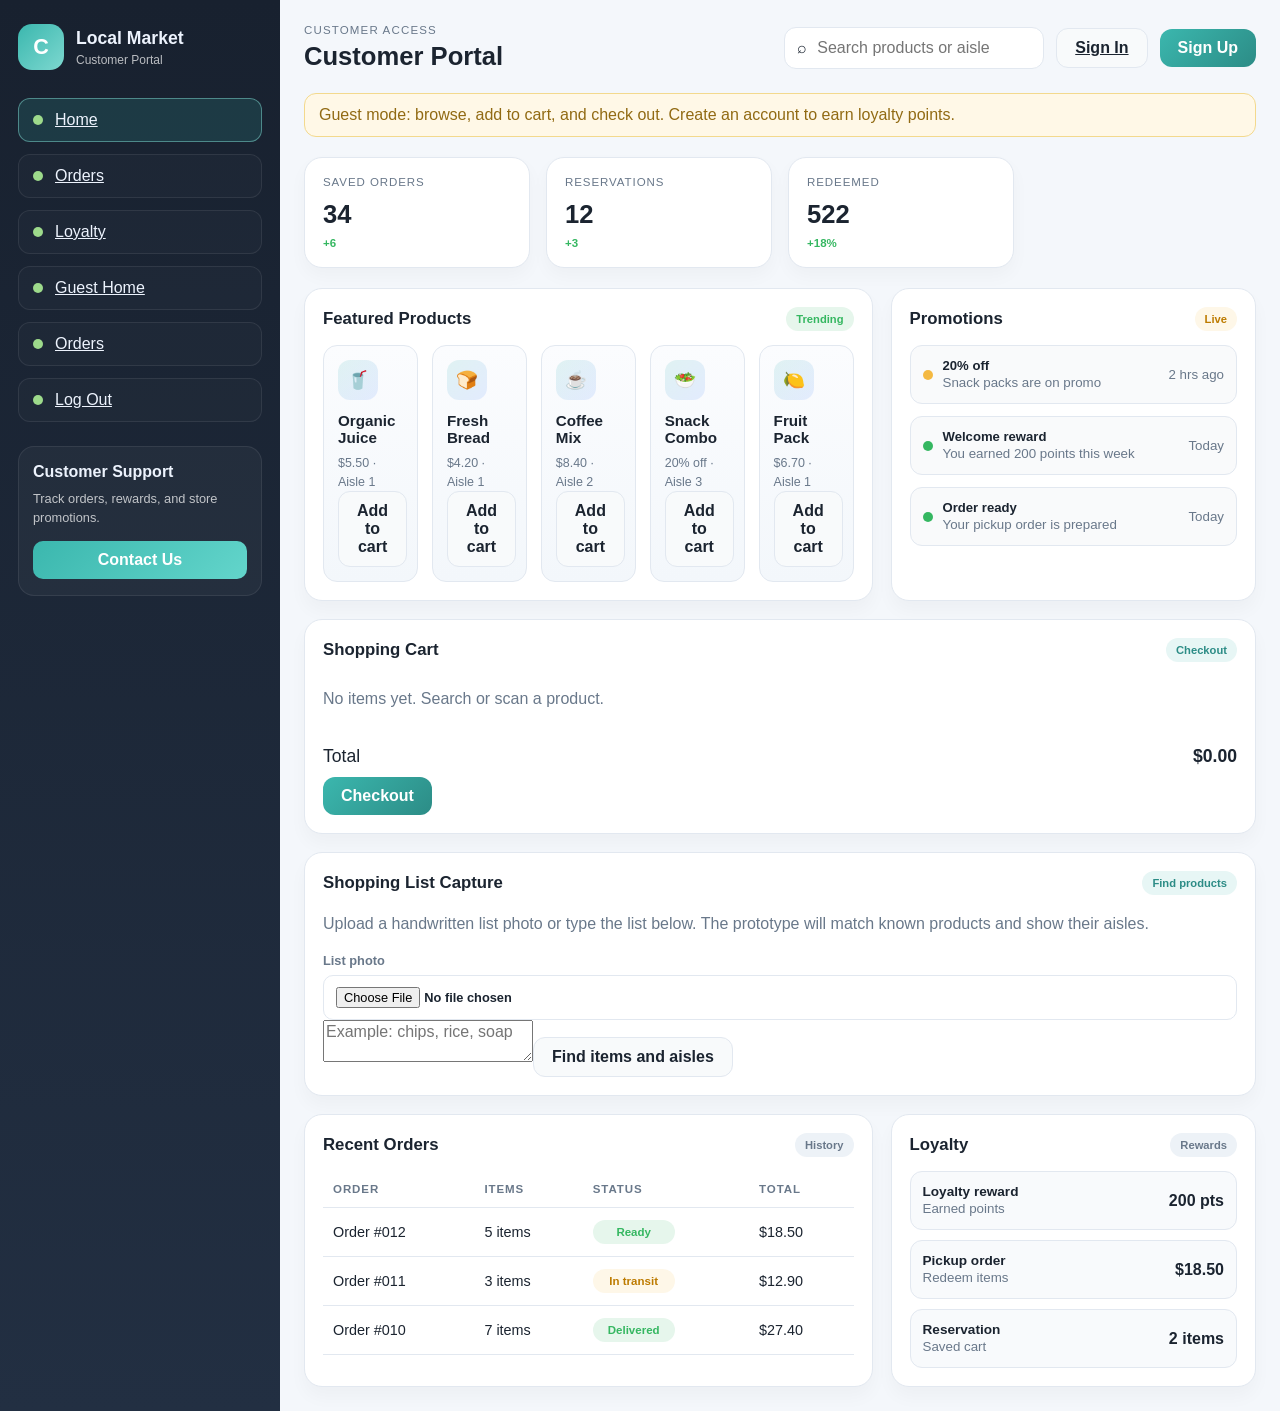
<file: customer.html>
<!DOCTYPE html>
<html lang="en">
  <head>
    <meta charset="UTF-8" />
    <meta name="viewport" content="width=device-width, initial-scale=1.0" />
    <title>Customer Portal</title>
    <link rel="stylesheet" href="styles.css" />
  </head>
  <body data-customer-page="true">
    <div class="app-shell">
      <aside class="sidebar">
        <div class="brand-block">
          <div class="brand-mark">C</div>
          <div>
            <h1>Local Market</h1>
            <p>Customer Portal</p>
          </div>
        </div>

        <nav class="nav-panel">
          <a class="nav-item active" href="customer.html"><span class="dot customer"></span>Home</a>
          <a class="nav-item" href="customer-orders.html"><span class="dot customer"></span>Orders</a>
          <a class="nav-item" href="customer-loyalty.html"><span class="dot customer"></span>Loyalty</a>
          <a class="nav-item" href="customer.html?mode=guest"><span class="dot customer"></span>Guest Home</a>
          <a class="nav-item" href="customer-orders.html"><span class="dot customer"></span>Orders</a>
          <a class="nav-item" data-logout href="login.html"><span class="dot customer"></span>Log Out</a>
        </nav>

        <div class="help-box">
          <h3>Customer Support</h3>
          <p>Track orders, rewards, and store promotions.</p>
          <button>Contact Us</button>
        </div>
      </aside>

      <main class="main-panel">
        <header class="topbar">
          <div>
            <p class="eyebrow">Customer access</p>
            <h2>Customer Portal</h2>
          </div>
          <div class="topbar-actions">
            <div class="search-box">
              <span>⌕</span>
              <input data-product-search type="text" placeholder="Search products or aisle" />
            </div>
            <a class="secondary-btn" href="customer-auth.html">Sign In</a><button class="primary-btn" data-action="signup">Sign Up</button>
          </div>
        </header>

        <div class="guest-banner" data-guest-notice>Guest mode: browse, add to cart, and check out. Create an account to earn loyalty points.</div>

        <section class="stats-grid">
          <div class="stat-card" data-account-only><div class="stat-label">Loyalty Points</div><div class="stat-value">8,440</div><span class="stat-trend">+320</span></div>
          <div class="stat-card"><div class="stat-label">Saved Orders</div><div class="stat-value">34</div><span class="stat-trend">+6</span></div>
          <div class="stat-card"><div class="stat-label">Reservations</div><div class="stat-value">12</div><span class="stat-trend">+3</span></div>
          <div class="stat-card"><div class="stat-label">Redeemed</div><div class="stat-value">522</div><span class="stat-trend">+18%</span></div>
        </section>

        <section class="content-grid">
          <div class="panel large">
            <div class="panel-header">
              <h3>Featured Products</h3>
              <span class="pill success">Trending</span>
            </div>
            <div class="feature-grid customer-products">
              <div class="feature-card" data-product-card><div class="feature-icon">🥤</div><h4>Organic Juice</h4><p>$5.50 · Aisle 1</p><button class="secondary-btn" data-product="water">Add to cart</button></div>
              <div class="feature-card" data-product-card><div class="feature-icon">🍞</div><h4>Fresh Bread</h4><p>$4.20 · Aisle 1</p><button class="secondary-btn" data-product="milk">Add to cart</button></div>
              <div class="feature-card" data-product-card><div class="feature-icon">☕</div><h4>Coffee Mix</h4><p>$8.40 · Aisle 2</p><button class="secondary-btn" data-product="energy drink">Add to cart</button></div>
              <div class="feature-card" data-product-card><div class="feature-icon">🥗</div><h4>Snack Combo</h4><p>20% off · Aisle 3</p><button class="secondary-btn" data-product="chips">Add to cart</button></div>
              <div class="feature-card" data-product-card><div class="feature-icon">🍋</div><h4>Fruit Pack</h4><p>$6.70 · Aisle 1</p><button class="secondary-btn" data-product="water">Add to cart</button></div>
            </div>
          </div>

          <div class="panel">
            <div class="panel-header">
              <h3>Promotions</h3>
              <span class="pill warning">Live</span>
            </div>
            <ul class="alerts-list">
              <li><div class="alert-left"><span class="alert-icon warning"></span><div><strong>20% off</strong><small>Snack packs are on promo</small></div></div><small>2 hrs ago</small></li>
              <li><div class="alert-left"><span class="alert-icon success"></span><div><strong>Welcome reward</strong><small>You earned 200 points this week</small></div></div><small>Today</small></li>
              <li><div class="alert-left"><span class="alert-icon success"></span><div><strong>Order ready</strong><small>Your pickup order is prepared</small></div></div><small>Today</small></li>
            </ul>
          </div>

          <div class="panel full"><div class="panel-header"><h3>Shopping Cart</h3><span class="pill info">Checkout</span></div><div data-cart-list></div><div class="total-row total"><span>Total</span><strong data-total>$0.00</strong></div><button class="primary-btn" data-action="checkout">Checkout</button></div>

          <div class="panel full" id="list-search"><div class="panel-header"><h3>Shopping List Capture</h3><span class="pill info">Find products</span></div><p class="panel-copy">Upload a handwritten list photo or type the list below. The prototype will match known products and show their aisles.</p><label class="search-label">List photo<input type="file" accept="image/*" data-list-photo></label><textarea class="list-input" data-list-text placeholder="Example: chips, rice, soap"></textarea><button class="secondary-btn" data-action="find-list">Find items and aisles</button><div class="list-result" data-list-result></div></div>

          <div class="panel large">
            <div class="panel-header">
              <h3>Recent Orders</h3>
              <span class="pill neutral">History</span>
            </div>
            <table class="inventory-table">
              <thead>
                <tr>
                  <th>Order</th>
                  <th>Items</th>
                  <th>Status</th>
                  <th>Total</th>
                </tr>
              </thead>
              <tbody>
                <tr><td>Order #012</td><td>5 items</td><td><span class="status-tag good">Ready</span></td><td>$18.50</td></tr>
                <tr><td>Order #011</td><td>3 items</td><td><span class="status-tag warn">In transit</span></td><td>$12.90</td></tr>
                <tr><td>Order #010</td><td>7 items</td><td><span class="status-tag good">Delivered</span></td><td>$27.40</td></tr>
              </tbody>
            </table>
          </div>

          <div class="panel">
            <div class="panel-header">
              <h3>Loyalty</h3>
              <span class="pill neutral">Rewards</span>
            </div>
            <div class="transactions">
              <div class="transaction-item"><div><strong>Loyalty reward</strong><small>Earned points</small></div><div class="transaction-amount">200 pts</div></div>
              <div class="transaction-item"><div><strong>Pickup order</strong><small>Redeem items</small></div><div class="transaction-amount">$18.50</div></div>
              <div class="transaction-item"><div><strong>Reservation</strong><small>Saved cart</small></div><div class="transaction-amount">2 items</div></div>
            </div>
          </div>
        </section>
      </main>
    </div>
    <script src="app.js"></script>
  </body>
</html>
</file>
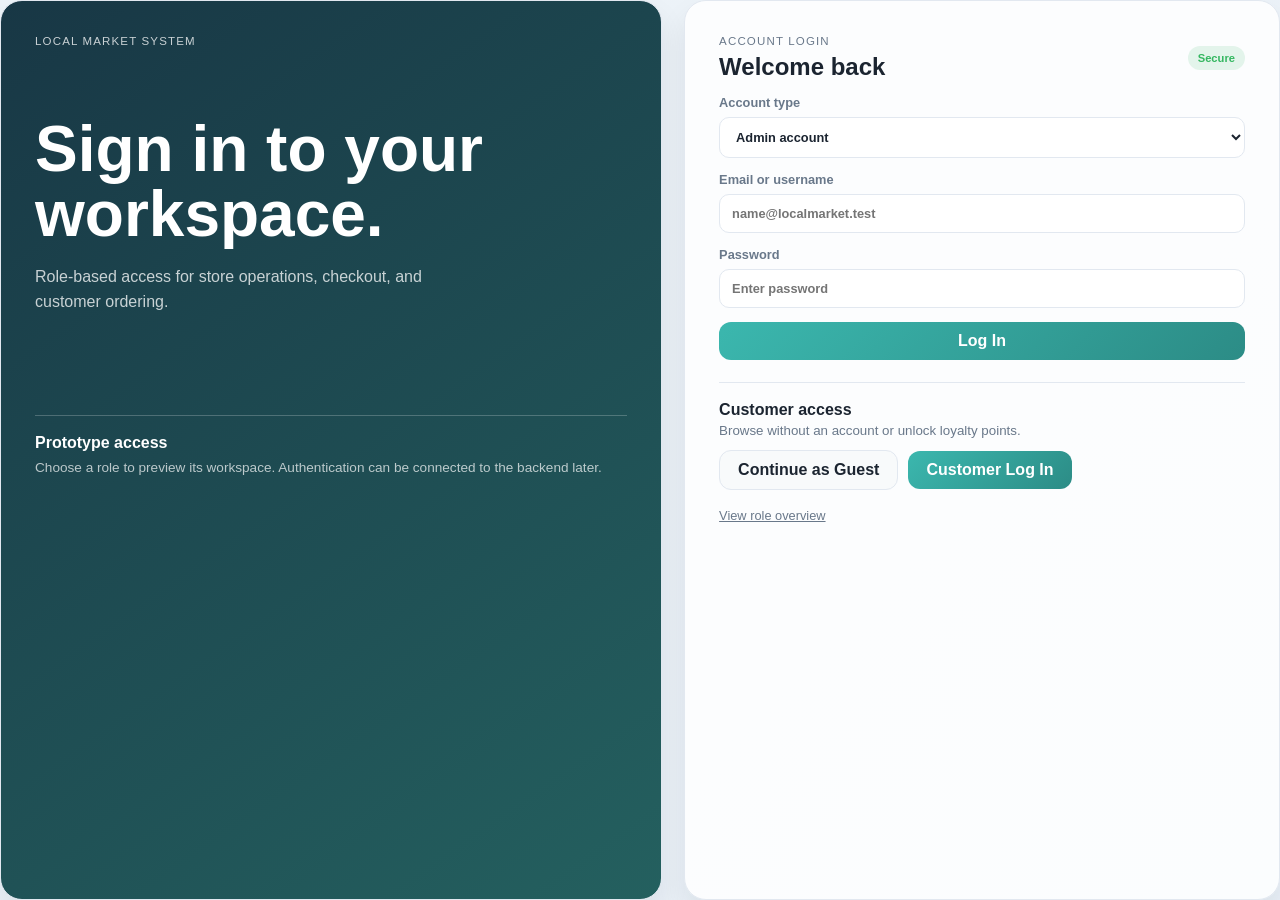
<file: login.html>
<!DOCTYPE html>
<html lang="en">
  <head>
    <meta charset="UTF-8" />
    <meta name="viewport" content="width=device-width, initial-scale=1.0" />
    <title>Local Market Sign In</title>
    <link rel="stylesheet" href="styles.css" />
  </head>
  <body class="landing-body">
    <main class="access-shell">
      <section class="access-intro">
        <p class="eyebrow">Local Market System</p>
        <h1>Sign in to your workspace.</h1>
        <p>Role-based access for store operations, checkout, and customer ordering.</p>
        <div class="access-note"><strong>Prototype access</strong><span>Choose a role to preview its workspace. Authentication can be connected to the backend later.</span></div>
      </section>
      <section class="login-card">
        <div class="panel-header"><div><p class="eyebrow">Account login</p><h2>Welcome back</h2></div><span class="pill success">Secure</span></div>
        <form class="login-form" data-login-form>
          <label>Account type<select name="role"><option value="admin">Admin account</option><option value="manager">Manager account</option><option value="cashier">Cashier account</option></select></label>
          <label>Email or username<input name="identity" type="text" placeholder="name@localmarket.test" required /></label>
          <label>Password<input name="password" type="password" placeholder="Enter password" required /></label>
          <button class="primary-btn full" type="submit">Log In</button>
        </form>
        <div class="customer-access">
          <div><strong>Customer access</strong><small>Browse without an account or unlock loyalty points.</small></div>
          <div class="button-row"><a class="secondary-btn" href="customer.html?mode=guest">Continue as Guest</a><a class="primary-btn" href="customer-auth.html">Customer Log In</a></div>
        </div>
        <a class="quiet-link" href="index.html">View role overview</a>
      </section>
    </main>
    <script src="app.js"></script>
  </body>
</html>
</file>
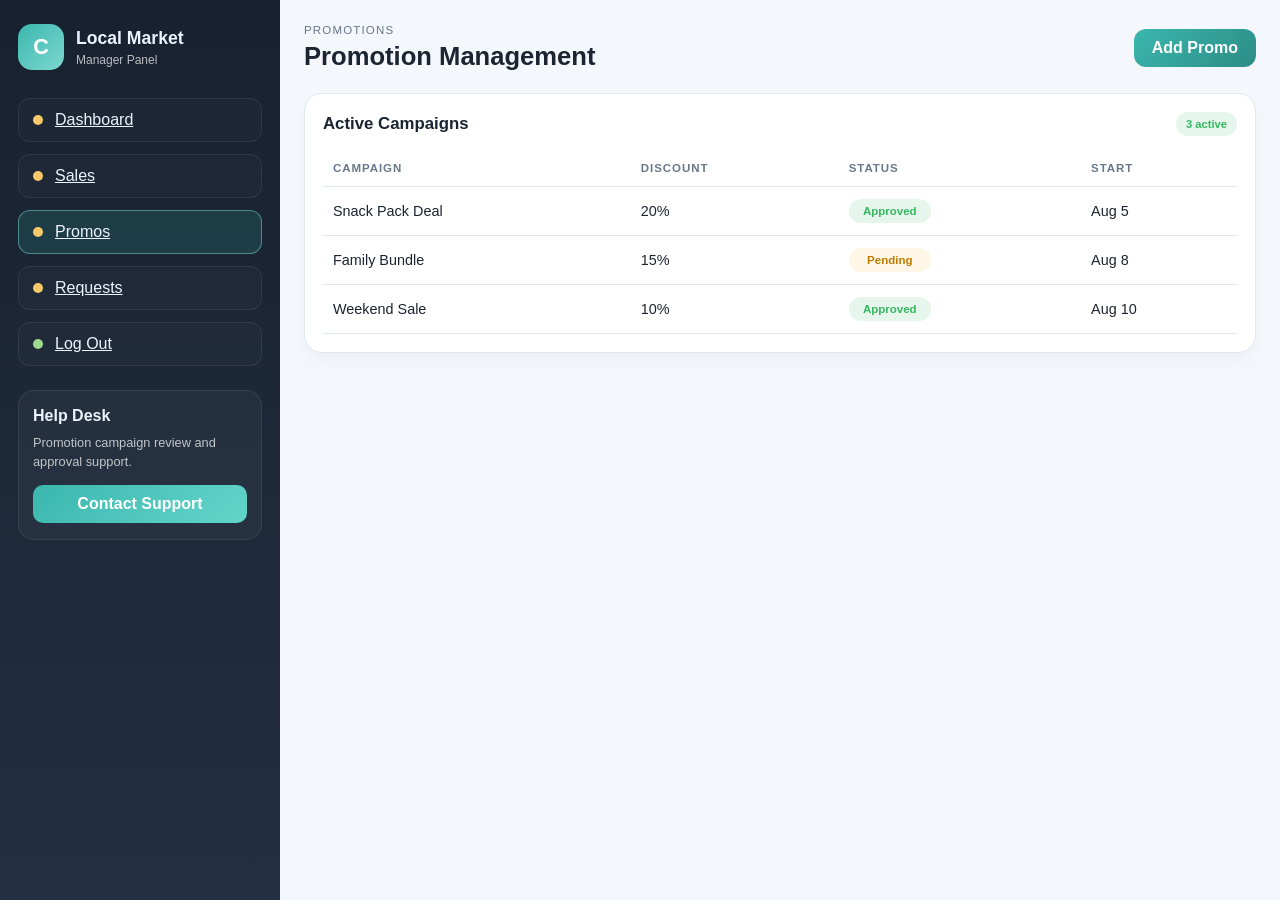
<file: manager-promotions.html>
<!DOCTYPE html>
<html lang="en">
  <head>
    <meta charset="UTF-8" />
    <meta name="viewport" content="width=device-width, initial-scale=1.0" />
    <title>Manager Promotions</title>
    <link rel="stylesheet" href="styles.css" />
  </head>
  <body>
    <div class="app-shell">
      <aside class="sidebar">
        <div class="brand-block">
          <div class="brand-mark">C</div>
          <div>
            <h1>Local Market</h1>
            <p>Manager Panel</p>
          </div>
        </div>

        <nav class="nav-panel">
          <a class="nav-item" href="manager.html"><span class="dot manager"></span>Dashboard</a>
          <a class="nav-item" href="manager-sales.html"><span class="dot manager"></span>Sales</a>
          <a class="nav-item active" href="manager-promotions.html"><span class="dot manager"></span>Promos</a>
          <a class="nav-item" href="manager.html#requests"><span class="dot manager"></span>Requests</a>
          <a class="nav-item" data-logout href="login.html"><span class="dot customer"></span>Log Out</a>
        </nav>

        <div class="help-box">
          <h3>Help Desk</h3>
          <p>Promotion campaign review and approval support.</p>
          <button>Contact Support</button>
        </div>
      </aside>

      <main class="main-panel">
        <header class="topbar">
          <div>
            <p class="eyebrow">Promotions</p>
            <h2>Promotion Management</h2>
          </div>
          <div class="topbar-actions">
            <button class="primary-btn" data-action="add-promo">Add Promo</button>
          </div>
        </header>

        <section class="content-grid">
          <div class="panel full">
            <div class="panel-header">
              <h3>Active Campaigns</h3>
              <span class="pill success">3 active</span>
            </div>
            <table class="inventory-table">
              <thead>
                <tr>
                  <th>Campaign</th>
                  <th>Discount</th>
                  <th>Status</th>
                  <th>Start</th>
                </tr>
              </thead>
              <tbody>
                <tr><td>Snack Pack Deal</td><td>20%</td><td><span class="status-tag good">Approved</span></td><td>Aug 5</td></tr>
                <tr><td>Family Bundle</td><td>15%</td><td><span class="status-tag warn">Pending</span></td><td>Aug 8</td></tr>
                <tr><td>Weekend Sale</td><td>10%</td><td><span class="status-tag good">Approved</span></td><td>Aug 10</td></tr>
              </tbody>
            </table>
          </div>
        </section>
      </main>
    </div>
    <script src="app.js"></script>
  </body>
</html>
</file>
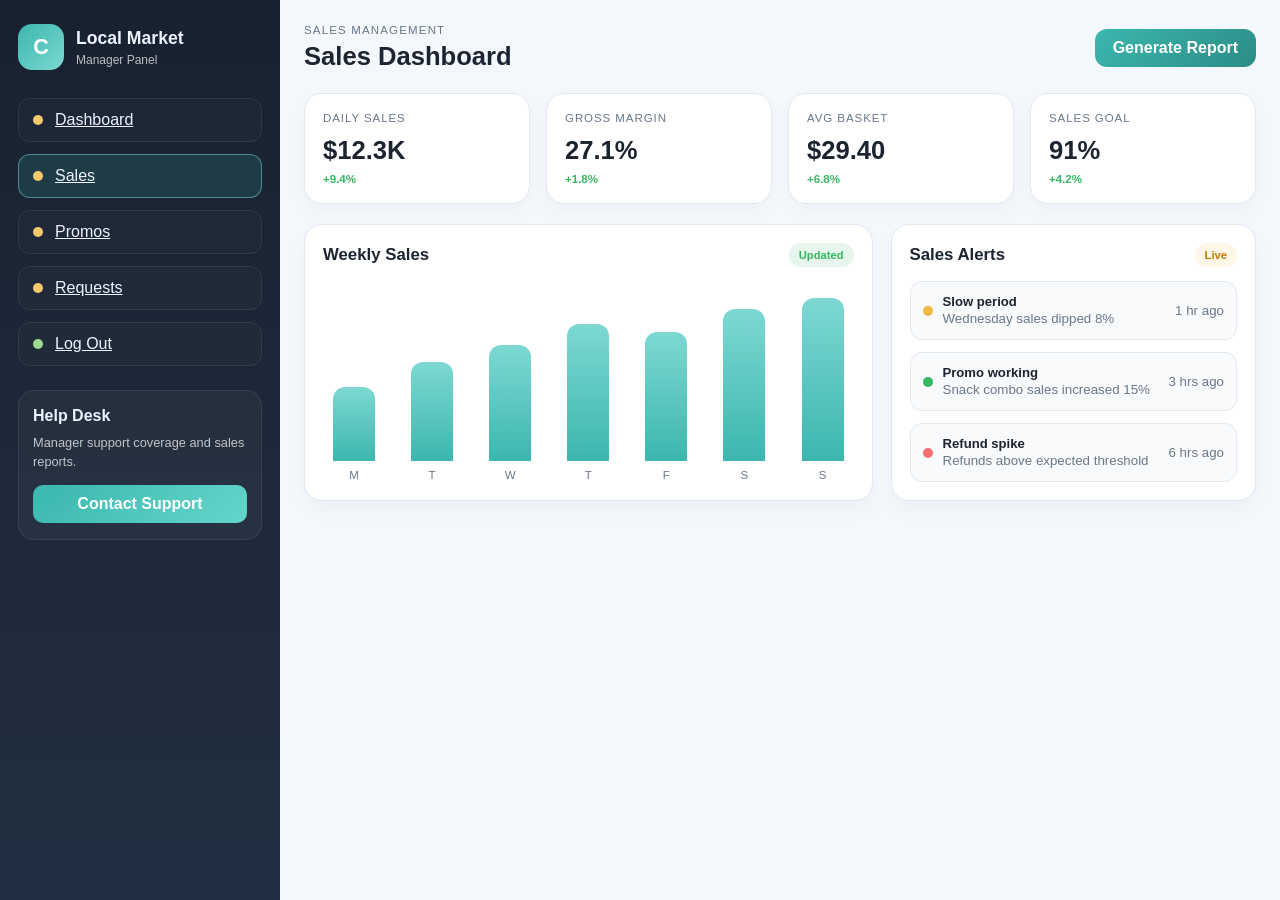
<file: manager-sales.html>
<!DOCTYPE html>
<html lang="en">
  <head>
    <meta charset="UTF-8" />
    <meta name="viewport" content="width=device-width, initial-scale=1.0" />
    <title>Manager Sales</title>
    <link rel="stylesheet" href="styles.css" />
  </head>
  <body>
    <div class="app-shell">
      <aside class="sidebar">
        <div class="brand-block">
          <div class="brand-mark">C</div>
          <div>
            <h1>Local Market</h1>
            <p>Manager Panel</p>
          </div>
        </div>

        <nav class="nav-panel">
          <a class="nav-item" href="manager.html"><span class="dot manager"></span>Dashboard</a>
          <a class="nav-item active" href="manager-sales.html"><span class="dot manager"></span>Sales</a>
          <a class="nav-item" href="manager-promotions.html"><span class="dot manager"></span>Promos</a>
          <a class="nav-item" href="manager.html#requests"><span class="dot manager"></span>Requests</a>
          <a class="nav-item" data-logout href="login.html"><span class="dot customer"></span>Log Out</a>
        </nav>

        <div class="help-box">
          <h3>Help Desk</h3>
          <p>Manager support coverage and sales reports.</p>
          <button>Contact Support</button>
        </div>
      </aside>

      <main class="main-panel">
        <header class="topbar">
          <div>
            <p class="eyebrow">Sales Management</p>
            <h2>Sales Dashboard</h2>
          </div>
          <div class="topbar-actions">
            <button class="primary-btn">Generate Report</button>
          </div>
        </header>

        <section class="stats-grid">
          <div class="stat-card"><div class="stat-label">Daily Sales</div><div class="stat-value">$12.3K</div><span class="stat-trend">+9.4%</span></div>
          <div class="stat-card"><div class="stat-label">Gross Margin</div><div class="stat-value">27.1%</div><span class="stat-trend">+1.8%</span></div>
          <div class="stat-card"><div class="stat-label">Avg Basket</div><div class="stat-value">$29.40</div><span class="stat-trend">+6.8%</span></div>
          <div class="stat-card"><div class="stat-label">Sales Goal</div><div class="stat-value">91%</div><span class="stat-trend">+4.2%</span></div>
        </section>

        <section class="content-grid">
          <div class="panel large">
            <div class="panel-header">
              <h3>Weekly Sales</h3>
              <span class="pill success">Updated</span>
            </div>
            <div class="chart-wrap">
              <div class="bars">
                <div class="bar-col"><div class="bar" style="height: 39%"></div><span class="bar-label">M</span></div>
                <div class="bar-col"><div class="bar" style="height: 52%"></div><span class="bar-label">T</span></div>
                <div class="bar-col"><div class="bar" style="height: 61%"></div><span class="bar-label">W</span></div>
                <div class="bar-col"><div class="bar" style="height: 72%"></div><span class="bar-label">T</span></div>
                <div class="bar-col"><div class="bar" style="height: 68%"></div><span class="bar-label">F</span></div>
                <div class="bar-col"><div class="bar" style="height: 80%"></div><span class="bar-label">S</span></div>
                <div class="bar-col"><div class="bar" style="height: 86%"></div><span class="bar-label">S</span></div>
              </div>
            </div>
          </div>

          <div class="panel">
            <div class="panel-header">
              <h3>Sales Alerts</h3>
              <span class="pill warning">Live</span>
            </div>
            <ul class="alerts-list">
              <li><div class="alert-left"><span class="alert-icon warning"></span><div><strong>Slow period</strong><small>Wednesday sales dipped 8%</small></div></div><small>1 hr ago</small></li>
              <li><div class="alert-left"><span class="alert-icon success"></span><div><strong>Promo working</strong><small>Snack combo sales increased 15%</small></div></div><small>3 hrs ago</small></li>
              <li><div class="alert-left"><span class="alert-icon danger"></span><div><strong>Refund spike</strong><small>Refunds above expected threshold</small></div></div><small>6 hrs ago</small></li>
            </ul>
          </div>
        </section>
      </main>
    </div>
    <script src="app.js"></script>
  </body>
</html>
</file>
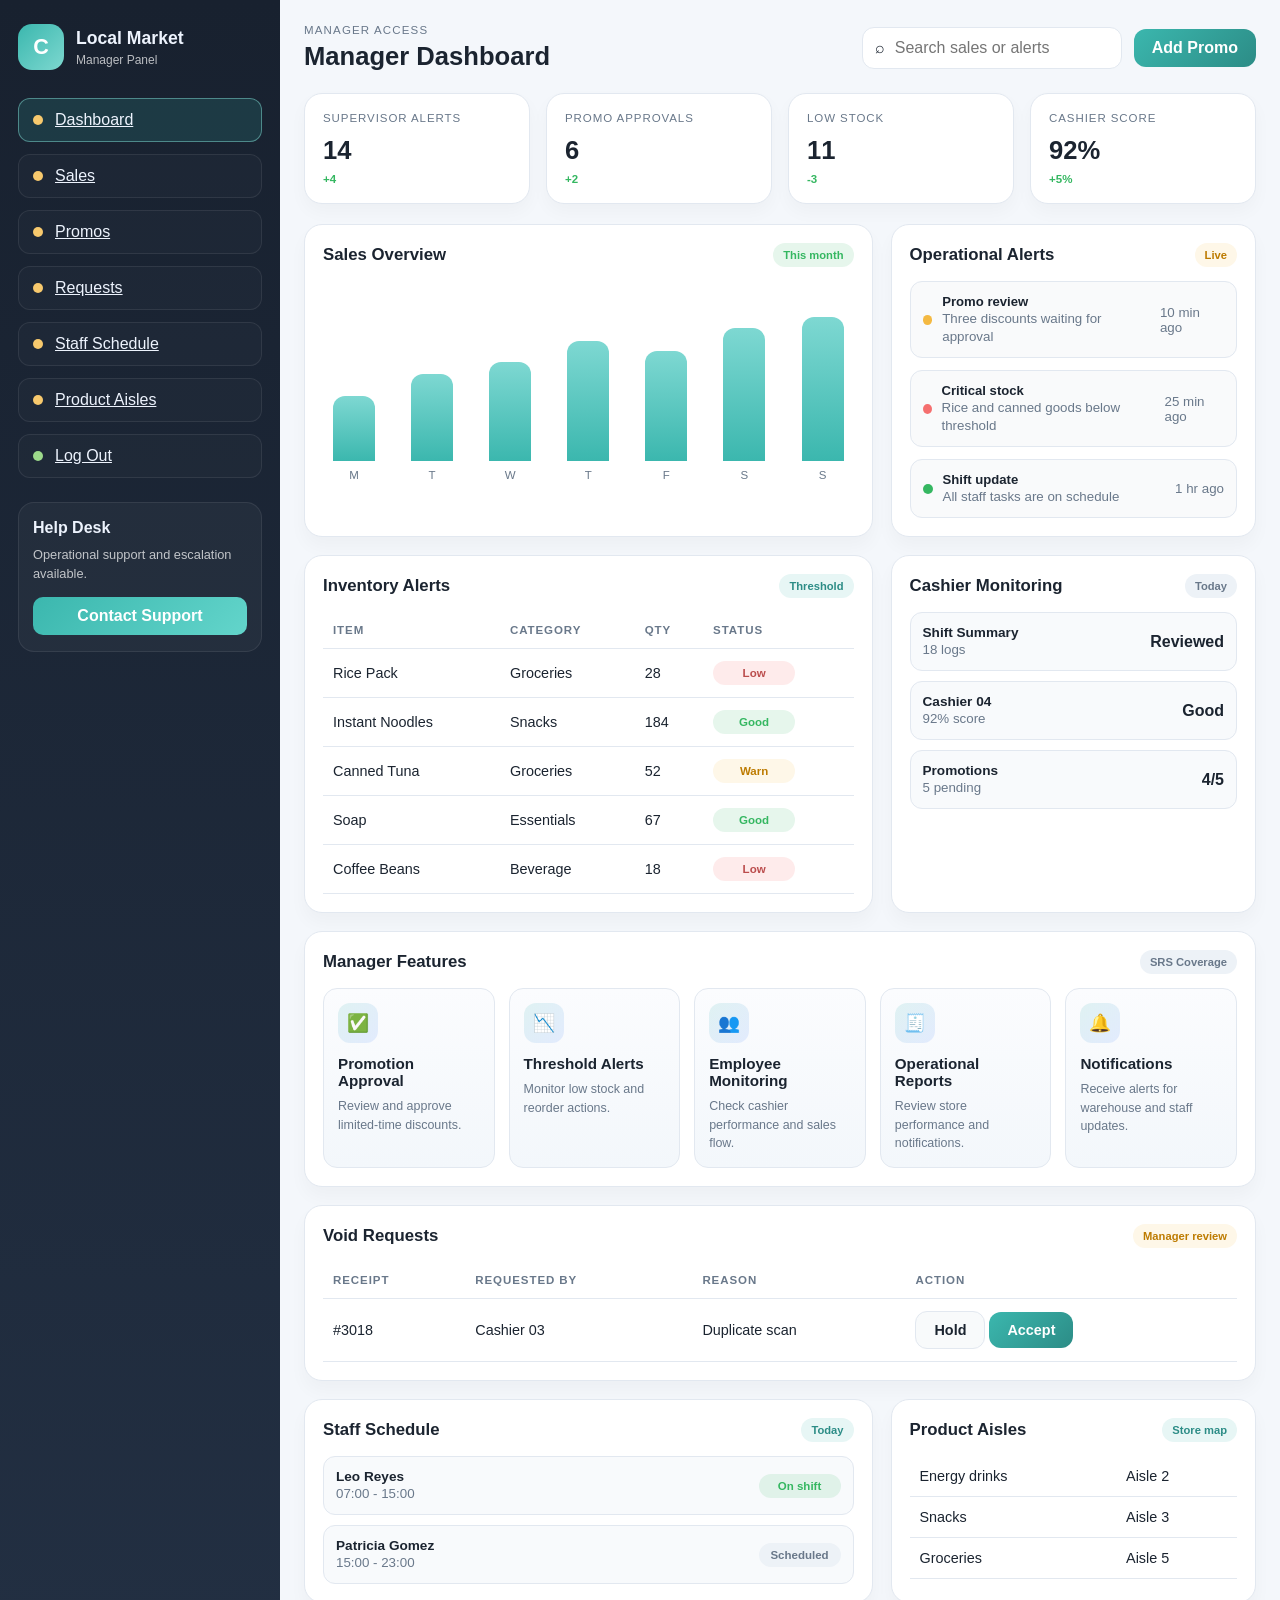
<file: manager.html>
<!DOCTYPE html>
<html lang="en">
  <head>
    <meta charset="UTF-8" />
    <meta name="viewport" content="width=device-width, initial-scale=1.0" />
    <title>Manager Dashboard</title>
    <link rel="stylesheet" href="styles.css" />
  </head>
  <body>
    <div class="app-shell">
      <aside class="sidebar">
        <div class="brand-block">
          <div class="brand-mark">C</div>
          <div>
            <h1>Local Market</h1>
            <p>Manager Panel</p>
          </div>
        </div>

        <nav class="nav-panel">
          <a class="nav-item active" href="manager.html"><span class="dot manager"></span>Dashboard</a>
          <a class="nav-item" href="manager-sales.html"><span class="dot manager"></span>Sales</a>
          <a class="nav-item" href="manager-promotions.html"><span class="dot manager"></span>Promos</a>
          <a class="nav-item" href="#requests"><span class="dot manager"></span>Requests</a>
          <a class="nav-item" href="#staff"><span class="dot manager"></span>Staff Schedule</a>
          <a class="nav-item" href="#aisles"><span class="dot manager"></span>Product Aisles</a>
          <a class="nav-item" data-logout href="login.html"><span class="dot customer"></span>Log Out</a>
        </nav>

        <div class="help-box">
          <h3>Help Desk</h3>
          <p>Operational support and escalation available.</p>
          <button>Contact Support</button>
        </div>
      </aside>

      <main class="main-panel">
        <header class="topbar">
          <div>
            <p class="eyebrow">Manager access</p>
            <h2>Manager Dashboard</h2>
          </div>
          <div class="topbar-actions">
            <div class="search-box">
              <span>⌕</span>
              <input type="text" placeholder="Search sales or alerts" />
            </div>
            <button class="primary-btn" data-action="add-promo">Add Promo</button>
          </div>
        </header>

        <section class="stats-grid">
          <div class="stat-card"><div class="stat-label">Supervisor Alerts</div><div class="stat-value">14</div><span class="stat-trend">+4</span></div>
          <div class="stat-card"><div class="stat-label">Promo Approvals</div><div class="stat-value">6</div><span class="stat-trend">+2</span></div>
          <div class="stat-card"><div class="stat-label">Low Stock</div><div class="stat-value">11</div><span class="stat-trend">-3</span></div>
          <div class="stat-card"><div class="stat-label">Cashier Score</div><div class="stat-value">92%</div><span class="stat-trend">+5%</span></div>
        </section>

        <section class="content-grid">
          <div class="panel large">
            <div class="panel-header">
              <h3>Sales Overview</h3>
              <span class="pill success">This month</span>
            </div>
            <div class="chart-wrap">
              <div class="bars">
                <div class="bar-col"><div class="bar" style="height: 34%"></div><span class="bar-label">M</span></div>
                <div class="bar-col"><div class="bar" style="height: 46%"></div><span class="bar-label">T</span></div>
                <div class="bar-col"><div class="bar" style="height: 52%"></div><span class="bar-label">W</span></div>
                <div class="bar-col"><div class="bar" style="height: 63%"></div><span class="bar-label">T</span></div>
                <div class="bar-col"><div class="bar" style="height: 58%"></div><span class="bar-label">F</span></div>
                <div class="bar-col"><div class="bar" style="height: 70%"></div><span class="bar-label">S</span></div>
                <div class="bar-col"><div class="bar" style="height: 76%"></div><span class="bar-label">S</span></div>
              </div>
            </div>
          </div>

          <div class="panel">
            <div class="panel-header">
              <h3>Operational Alerts</h3>
              <span class="pill warning">Live</span>
            </div>
            <ul class="alerts-list">
              <li><div class="alert-left"><span class="alert-icon warning"></span><div><strong>Promo review</strong><small>Three discounts waiting for approval</small></div></div><small>10 min ago</small></li>
              <li><div class="alert-left"><span class="alert-icon danger"></span><div><strong>Critical stock</strong><small>Rice and canned goods below threshold</small></div></div><small>25 min ago</small></li>
              <li><div class="alert-left"><span class="alert-icon success"></span><div><strong>Shift update</strong><small>All staff tasks are on schedule</small></div></div><small>1 hr ago</small></li>
            </ul>
          </div>

          <div class="panel large">
            <div class="panel-header">
              <h3>Inventory Alerts</h3>
              <span class="pill info">Threshold</span>
            </div>
            <table class="inventory-table">
              <thead>
                <tr>
                  <th>Item</th>
                  <th>Category</th>
                  <th>Qty</th>
                  <th>Status</th>
                </tr>
              </thead>
              <tbody>
                <tr><td>Rice Pack</td><td>Groceries</td><td>28</td><td><span class="status-tag low">Low</span></td></tr>
                <tr><td>Instant Noodles</td><td>Snacks</td><td>184</td><td><span class="status-tag good">Good</span></td></tr>
                <tr><td>Canned Tuna</td><td>Groceries</td><td>52</td><td><span class="status-tag warn">Warn</span></td></tr>
                <tr><td>Soap</td><td>Essentials</td><td>67</td><td><span class="status-tag good">Good</span></td></tr>
                <tr><td>Coffee Beans</td><td>Beverage</td><td>18</td><td><span class="status-tag low">Low</span></td></tr>
              </tbody>
            </table>
          </div>

          <div class="panel">
            <div class="panel-header">
              <h3>Cashier Monitoring</h3>
              <span class="pill neutral">Today</span>
            </div>
            <div class="transactions">
              <div class="transaction-item"><div><strong>Shift Summary</strong><small>18 logs</small></div><div class="transaction-amount">Reviewed</div></div>
              <div class="transaction-item"><div><strong>Cashier 04</strong><small>92% score</small></div><div class="transaction-amount">Good</div></div>
              <div class="transaction-item"><div><strong>Promotions</strong><small>5 pending</small></div><div class="transaction-amount">4/5</div></div>
            </div>
          </div>

          <div class="panel full">
            <div class="panel-header">
              <h3>Manager Features</h3>
              <span class="pill neutral">SRS Coverage</span>
            </div>
            <div class="feature-grid">
              <div class="feature-card"><div class="feature-icon">✅</div><h4>Promotion Approval</h4><p>Review and approve limited-time discounts.</p></div>
              <div class="feature-card"><div class="feature-icon">📉</div><h4>Threshold Alerts</h4><p>Monitor low stock and reorder actions.</p></div>
              <div class="feature-card"><div class="feature-icon">👥</div><h4>Employee Monitoring</h4><p>Check cashier performance and sales flow.</p></div>
              <div class="feature-card"><div class="feature-icon">🧾</div><h4>Operational Reports</h4><p>Review store performance and notifications.</p></div>
              <div class="feature-card"><div class="feature-icon">🔔</div><h4>Notifications</h4><p>Receive alerts for warehouse and staff updates.</p></div>
            </div>
          </div>

          <div class="panel full" id="requests"><div class="panel-header"><h3>Void Requests</h3><span class="pill warning">Manager review</span></div><table class="inventory-table"><thead><tr><th>Receipt</th><th>Requested by</th><th>Reason</th><th>Action</th></tr></thead><tbody><tr><td>#3018</td><td>Cashier 03</td><td>Duplicate scan</td><td><button class="secondary-btn">Hold</button> <button class="primary-btn">Accept</button></td></tr></tbody></table></div>
          <div class="panel" id="staff"><div class="panel-header"><h3>Staff Schedule</h3><span class="pill info">Today</span></div><div class="transactions"><div class="transaction-item"><div><strong>Leo Reyes</strong><small>07:00 - 15:00</small></div><span class="status-tag good">On shift</span></div><div class="transaction-item"><div><strong>Patricia Gomez</strong><small>15:00 - 23:00</small></div><span class="status-tag neutral">Scheduled</span></div></div></div>
          <div class="panel" id="aisles"><div class="panel-header"><h3>Product Aisles</h3><span class="pill info">Store map</span></div><table class="inventory-table"><tbody><tr><td>Energy drinks</td><td>Aisle 2</td></tr><tr><td>Snacks</td><td>Aisle 3</td></tr><tr><td>Groceries</td><td>Aisle 5</td></tr></tbody></table></div>
        </section>
      </main>
    </div>
    <script src="app.js"></script>
  </body>
</html>
</file>
<file: styles.css>
:root {
  --bg: #f4f7fb;
  --surface: #ffffff;
  --surface-alt: #eef3f9;
  --sidebar: #18212f;
  --sidebar-soft: #222f42;
  --primary: #3bb7ae;
  --primary-dark: #2c8c86;
  --warning: #f4b942;
  --danger: #f56f6f;
  --success: #35b761;
  --text: #1b2430;
  --muted: #69788a;
  --line: #e2e8f0;
  --shadow: 0 16px 30px rgba(15, 23, 42, 0.08);
}

* { box-sizing: border-box; }

html, body {
  margin: 0;
  width: 100%;
  min-height: 100vh;
  background: linear-gradient(135deg, #edf3f8 0%, #eaf1f8 100%);
  color: var(--text);
  font-family: Arial, Helvetica, sans-serif;
  scroll-behavior: smooth;
}

body {
  display: block;
  padding: 0;
  overflow-y: auto;
}

.landing-body {
  min-height: 100vh;
  display: block;
}

button, input, select, textarea {
  font: inherit;
}

.landing-shell {
  width: 100%;
  min-height: 100vh;
  background: rgba(255,255,255,0.72);
  border: none;
  border-radius: 0;
  padding: 32px;
  box-shadow: none;
  backdrop-filter: blur(10px);
}

.landing-header {
  text-align: center;
  margin-bottom: 28px;
}

.landing-header h1 {
  margin: 0 0 10px;
  font-size: clamp(2rem, 3vw, 3rem);
}

.subtext {
  margin: 0;
  color: var(--muted);
  font-size: 1rem;
}

.role-grid {
  display: grid;
  grid-template-columns: repeat(2, minmax(0, 1fr));
  gap: 18px;
}

.role-card {
  display: flex;
  align-items: center;
  gap: 16px;
  padding: 20px;
  border-radius: 18px;
  text-decoration: none;
  color: var(--text);
  background: var(--surface);
  border: 1px solid var(--line);
  box-shadow: 0 14px 24px rgba(15,23,42,0.04);
  transition: transform 0.2s ease, box-shadow 0.2s ease;
}

.role-card:hover {
  transform: translateY(-3px);
  box-shadow: 0 18px 32px rgba(15,23,42,0.08);
}

.role-card.admin { border-top: 4px solid #3bb7ae; }
.role-card.manager { border-top: 4px solid #f4b942; }
.role-card.cashier { border-top: 4px solid #7ca4ff; }
.role-card.customer { border-top: 4px solid #55c56d; }

.role-icon {
  width: 58px;
  height: 58px;
  border-radius: 18px;
  display: grid;
  place-items: center;
  font-size: 1.4rem;
  font-weight: 700;
  color: #fff;
}

.role-card.admin .role-icon { background: linear-gradient(135deg, #3bb7ae, #5ac9c3); }
.role-card.manager .role-icon { background: linear-gradient(135deg, #f4b942, #efc86a); }
.role-card.cashier .role-icon { background: linear-gradient(135deg, #7ca4ff, #93b5ff); }
.role-card.customer .role-icon { background: linear-gradient(135deg, #55c56d, #7ad189); }

.role-card h2 {
  margin: 0 0 4px;
  font-size: 1.3rem;
}

.role-card p {
  margin: 0;
  color: var(--muted);
  line-height: 1.4;
}

.app-shell {
  width: 100%;
  max-width: none;
  min-height: 100vh;
  background: var(--bg);
  border: none;
  border-radius: 0;
  overflow: hidden;
  box-shadow: none;
  display: grid;
  grid-template-columns: 280px 1fr;
}

.access-shell {
  width: 100%;
  min-height: 100vh;
  display: grid;
  grid-template-columns: 1fr 0.9fr;
  gap: 22px;
  align-items: stretch;
}

.access-intro, .login-card {
  background: rgba(255,255,255,0.84);
  border: 1px solid var(--line);
  border-radius: 22px;
  padding: 34px;
  box-shadow: var(--shadow);
}

.access-intro { background: linear-gradient(145deg, #183745, #24605f); color: white; }
.access-intro .eyebrow, .access-intro p { color: rgba(255,255,255,0.76); }
.access-intro h1 { max-width: 520px; font-size: clamp(2.4rem, 5vw, 4.5rem); margin: 70px 0 16px; line-height: 1.02; }
.access-intro > p:not(.eyebrow) { max-width: 430px; line-height: 1.6; }
.access-note { margin-top: 100px; border-top: 1px solid rgba(255,255,255,0.22); padding-top: 18px; display: grid; gap: 6px; }
.access-note span { color: rgba(255,255,255,0.7); font-size: 0.85rem; line-height: 1.5; }
.login-card h2 { margin: 0; }
.login-form, .modal-card { display: grid; gap: 14px; }
.login-form label, .modal-card label, .search-label { display: grid; gap: 7px; color: var(--muted); font-size: 0.8rem; font-weight: 700; }
.login-form input, .login-form select, .modal-card input, .modal-card select, .modal-card textarea, .search-label input { width: 100%; border: 1px solid var(--line); border-radius: 10px; padding: 11px 12px; background: white; color: var(--text); }
.modal-card textarea { min-height: 76px; resize: vertical; }
.customer-access { border-top: 1px solid var(--line); margin-top: 22px; padding-top: 18px; display: grid; gap: 12px; }
.customer-access small { display: block; color: var(--muted); margin-top: 4px; }
.button-row { display: flex; gap: 10px; flex-wrap: wrap; align-items: center; }
.button-row > * { text-decoration: none; }
.quiet-link { display: inline-block; margin-top: 18px; color: var(--muted); font-size: 0.8rem; }
.guest-banner { background: #fff8e7; border: 1px solid #f3d98d; color: #916a13; border-radius: 12px; padding: 12px 14px; margin-bottom: 20px; }
.panel-copy, .modal-copy { color: var(--muted); line-height: 1.6; }
.stats-grid.compact { margin-top: 14px; margin-bottom: 0; grid-template-columns: repeat(3, minmax(0, 1fr)); }
.action-modal { border: none; border-radius: 18px; padding: 0; width: min(520px, calc(100% - 32px)); box-shadow: 0 24px 80px rgba(15,23,42,0.25); }
.action-modal::backdrop { background: rgba(15,23,42,0.45); }
.modal-card { padding: 22px; }
.icon-btn { border: none; background: transparent; font-size: 1.5rem; cursor: pointer; color: var(--muted); }
.qty-btn { border: 1px solid var(--line); background: white; border-radius: 6px; width: 24px; height: 24px; cursor: pointer; }
.sale-row small, .suggestions small { display: block; color: var(--muted); font-size: 0.72rem; }
.suggestions { display: grid; gap: 8px; margin-top: 12px; }
.suggestions button { border: 1px solid var(--line); background: #f8fafc; border-radius: 10px; padding: 10px; text-align: left; cursor: pointer; }
.empty-state { color: var(--muted); padding: 12px 0; }
.status-tag.neutral { background: #edf2f7; color: var(--muted); }

.sidebar {
  background: linear-gradient(180deg, var(--sidebar) 0%, var(--sidebar-soft) 100%);
  color: #edf3fd;
  padding: 24px 18px;
}

.brand-block {
  display: flex;
  align-items: center;
  gap: 12px;
  margin-bottom: 28px;
}

.brand-mark {
  width: 46px;
  height: 46px;
  border-radius: 14px;
  background: linear-gradient(135deg, var(--primary), #7dd8d0);
  display: grid;
  place-items: center;
  font-weight: 700;
  font-size: 1.35rem;
  color: white;
}

.brand-block h1 {
  font-size: 1.1rem;
  margin: 0;
}

.brand-block p {
  margin: 4px 0 0;
  color: rgba(255,255,255,0.7);
  font-size: 0.75rem;
}

.nav-panel {
  display: flex;
  flex-direction: column;
  gap: 12px;
}

.nav-item {
  display: flex;
  align-items: center;
  gap: 12px;
  width: 100%;
  padding: 12px 14px;
  border: 1px solid rgba(255,255,255,0.08);
  background: rgba(255,255,255,0.02);
  color: #edf3fd;
  border-radius: 12px;
  text-align: left;
  cursor: pointer;
  transition: 0.2s ease;
}

.nav-item.active {
  background: rgba(59, 183, 174, 0.16);
  border-color: rgba(127, 216, 208, 0.5);
}

.dot {
  display: inline-block;
  width: 10px;
  height: 10px;
  border-radius: 50%;
}

.dot.admin { background: #67d7cb; }
.dot.manager { background: #f7c96d; }
.dot.cashier { background: #7ca4ff; }
.dot.customer { background: #9dda8b; }

.help-box {
  margin-top: 24px;
  background: rgba(255,255,255,0.04);
  border: 1px solid rgba(255,255,255,0.08);
  border-radius: 16px;
  padding: 16px 14px;
}

.help-box h3 {
  margin: 0 0 8px;
  font-size: 1rem;
}

.help-box p {
  margin: 0 0 14px;
  color: rgba(255,255,255,0.72);
  font-size: 0.8rem;
  line-height: 1.5;
}

.help-box button {
  width: 100%;
  border: none;
  border-radius: 10px;
  background: linear-gradient(135deg, var(--primary), #63d5cb);
  color: white;
  padding: 10px 12px;
  cursor: pointer;
  font-weight: 700;
}

.main-panel {
  padding: 24px;
}

.topbar {
  display: flex;
  justify-content: space-between;
  align-items: center;
  gap: 16px;
  margin-bottom: 22px;
}

.eyebrow {
  margin: 0 0 6px;
  color: var(--muted);
  font-size: 0.72rem;
  text-transform: uppercase;
  letter-spacing: 0.1em;
}

.topbar h2 {
  margin: 0;
  font-size: clamp(1.5rem, 2vw, 2.2rem);
}

.topbar-actions {
  display: flex;
  align-items: center;
  gap: 12px;
}

.search-box {
  display: flex;
  align-items: center;
  gap: 8px;
  background: var(--surface);
  border: 1px solid var(--line);
  border-radius: 12px;
  padding: 10px 12px;
  min-width: 260px;
}

.search-box input {
  border: none;
  outline: none;
  background: transparent;
  width: 100%;
  color: var(--text);
}

.primary-btn {
  border: none;
  background: linear-gradient(135deg, var(--primary), var(--primary-dark));
  color: white;
  border-radius: 12px;
  padding: 10px 18px;
  font-weight: 700;
  cursor: pointer;
}

.stats-grid {
  display: grid;
  grid-template-columns: repeat(4, minmax(0, 1fr));
  gap: 16px;
  margin-bottom: 20px;
}

.stat-card {
  background: var(--surface);
  border: 1px solid var(--line);
  border-radius: 18px;
  padding: 18px 18px 16px;
  box-shadow: 0 8px 18px rgba(15,23,42,0.03);
}

.stat-label {
  color: var(--muted);
  font-size: 0.72rem;
  text-transform: uppercase;
  letter-spacing: 0.08em;
}

.stat-value {
  margin-top: 12px;
  font-size: clamp(1.5rem, 2vw, 2.1rem);
  font-weight: 700;
}

.stat-trend {
  display: inline-block;
  margin-top: 8px;
  font-size: 0.72rem;
  color: var(--success);
  font-weight: 700;
}

.content-grid {
  display: grid;
  grid-template-columns: 1.4fr 0.9fr;
  gap: 18px;
}

.panel {
  background: var(--surface);
  border: 1px solid var(--line);
  border-radius: 18px;
  padding: 18px;
  box-shadow: 0 10px 18px rgba(15,23,42,0.03);
}

.panel.large { min-height: 240px; }
.panel.full {
  grid-column: 1 / -1;
}

.panel-header {
  display: flex;
  justify-content: space-between;
  align-items: center;
  gap: 12px;
  margin-bottom: 14px;
}

.panel-header h3 {
  margin: 0;
  font-size: 1.05rem;
}

.pill {
  display: inline-flex;
  align-items: center;
  padding: 6px 10px;
  border-radius: 999px;
  font-size: 0.7rem;
  font-weight: 700;
}

.pill.success { background: rgba(53,183,97,0.12); color: var(--success); }
.pill.warning { background: rgba(244,185,66,0.12); color: #bd7b00; }
.pill.info { background: rgba(59,183,174,0.12); color: var(--primary-dark); }
.pill.neutral { background: #edf2f7; color: var(--muted); }

.chart-wrap {
  height: 200px;
  display: flex;
  align-items: end;
  padding-top: 10px;
}

.bars {
  width: 100%;
  height: 100%;
  display: flex;
  align-items: end;
  gap: 16px;
}

.bar-col {
  flex: 1;
  display: flex;
  flex-direction: column;
  justify-content: end;
  align-items: center;
  height: 100%;
  gap: 8px;
}

.bar {
  width: 100%;
  max-width: 42px;
  background: linear-gradient(180deg, #7ed8d2 0%, #3bb7ae 100%);
  border-radius: 12px 12px 0 0;
  min-height: 26px;
}

.bar-label {
  color: var(--muted);
  font-size: 0.72rem;
}

.alerts-list {
  margin: 0;
  padding: 0;
  list-style: none;
  display: flex;
  flex-direction: column;
  gap: 12px;
}

.alerts-list li {
  display: flex;
  justify-content: space-between;
  align-items: center;
  gap: 10px;
  padding: 12px 12px;
  border-radius: 12px;
  background: #f9fafb;
  border: 1px solid var(--line);
}

.alert-left {
  display: flex;
  gap: 10px;
  align-items: center;
}

.alert-icon {
  width: 10px;
  height: 10px;
  border-radius: 50%;
  display: inline-block;
}

.alert-icon.warning { background: var(--warning); }
.alert-icon.danger { background: var(--danger); }
.alert-icon.success { background: var(--success); }

.alerts-list strong {
  display: block;
  font-size: 0.82rem;
}

.alerts-list small {
  color: var(--muted);
}

.inventory-table {
  width: 100%;
  border-collapse: collapse;
}

.inventory-table th, .inventory-table td {
  padding: 12px 10px;
  border-bottom: 1px solid var(--line);
  text-align: left;
  font-size: 0.9rem;
}

.inventory-table th {
  color: var(--muted);
  font-size: 0.72rem;
  text-transform: uppercase;
  letter-spacing: 0.08em;
}

.status-tag {
  display: inline-flex;
  align-items: center;
  justify-content: center;
  min-width: 82px;
  padding: 6px 8px;
  border-radius: 999px;
  font-size: 0.72rem;
  font-weight: 700;
}

.status-tag.good { background: rgba(53,183,97,0.12); color: var(--success); }
.status-tag.warn { background: rgba(244,185,66,0.12); color: #bd7b00; }
.status-tag.low { background: rgba(245,111,111,0.14); color: #bb4d4d; }

.transactions {
  display: flex;
  flex-direction: column;
  gap: 10px;
}

.transaction-item {
  display: flex;
  align-items: center;
  justify-content: space-between;
  gap: 10px;
  background: #f8fafc;
  border: 1px solid var(--line);
  border-radius: 12px;
  padding: 12px;
}

.transaction-item strong {
  display: block;
  font-size: 0.85rem;
}

.transaction-item small {
  color: var(--muted);
}

.transaction-amount {
  font-weight: 700;
  color: var(--text);
}

.feature-grid {
  display: grid;
  grid-template-columns: repeat(5, minmax(0, 1fr));
  gap: 14px;
}

.customer-products {
  grid-template-columns: repeat(5, minmax(0, 1fr));
}

.feature-card {
  border: 1px solid var(--line);
  background: linear-gradient(180deg, #fbfcfe 0%, #f3f7fb 100%);
  border-radius: 14px;
  padding: 14px;
}

.feature-card .feature-icon {
  width: 40px;
  height: 40px;
  border-radius: 12px;
  background: linear-gradient(135deg, rgba(59,183,174,0.14), rgba(124,164,255,0.18));
  display: grid;
  place-items: center;
  margin-bottom: 12px;
  font-size: 1.1rem;
}

.feature-card h4 {
  margin: 0 0 8px;
  font-size: 0.95rem;
}

.feature-card p {
  margin: 0;
  color: var(--muted);
  font-size: 0.78rem;
  line-height: 1.5;
}

.pos-layout {
  grid-template-columns: 280px 1fr;
}

.pos-grid {
  display: grid;
  grid-template-columns: 1.15fr 0.85fr;
  gap: 18px;
}

.pos-panel {
  min-height: 460px;
}

.sale-items {
  display: flex;
  flex-direction: column;
  gap: 12px;
  margin-top: 8px;
  margin-bottom: 18px;
}

.sale-row,
.total-row {
  display: flex;
  justify-content: space-between;
  align-items: center;
  gap: 12px;
  padding: 10px 0;
  border-bottom: 1px solid var(--line);
}

.sale-row span:first-child {
  flex: 1;
  color: var(--text);
}

.sale-row span:nth-child(2),
.sale-row span:nth-child(3) {
  color: var(--muted);
}

.totals {
  margin-top: 10px;
}

.total-row.total {
  border-bottom: none;
  font-size: 1.1rem;
}

.payment-actions {
  display: flex;
  flex-direction: column;
  gap: 10px;
  margin-top: 20px;
}

.full {
  width: 100%;
}

.secondary-btn {
  border: 1px solid var(--line);
  background: #f8fafb;
  color: var(--text);
  border-radius: 12px;
  padding: 10px 18px;
  font-weight: 700;
  cursor: pointer;
}

.scanner-box {
  width: 100%;
  height: 200px;
  background: linear-gradient(135deg, #eef5f8, #edf2f8);
  border: 2px dashed #bfcedb;
  border-radius: 18px;
  display: grid;
  place-items: center;
  position: relative;
  margin-bottom: 16px;
  color: var(--muted);
  font-weight: 700;
}

.scanner-line {
  position: absolute;
  left: 20px;
  right: 20px;
  top: 50%;
  height: 2px;
  background: linear-gradient(90deg, transparent, var(--primary), transparent);
}

.quick-items {
  display: grid;
  grid-template-columns: repeat(2, minmax(0, 1fr));
  gap: 10px;
}

.quick-items button {
  border: 1px solid var(--line);
  background: var(--surface);
  border-radius: 10px;
  padding: 12px;
  font-weight: 700;
  color: var(--text);
  cursor: pointer;
}

@media (max-width: 980px) {
  .access-shell { grid-template-columns: 1fr; }
  .access-intro h1 { margin-top: 20px; }
  .access-note { margin-top: 32px; }

  .app-shell {
    display: block;
    min-height: 100vh;
  }

  .sidebar {
    border-bottom: 1px solid rgba(255,255,255,0.08);
    padding: 18px 16px;
  }

  .nav-panel {
    display: grid;
    grid-template-columns: repeat(2, minmax(0, 1fr));
  }

  .stats-grid {
    grid-template-columns: repeat(2, minmax(0, 1fr));
  }

  .content-grid {
    grid-template-columns: 1fr;
  }

  .feature-grid {
    grid-template-columns: repeat(2, minmax(0, 1fr));
  }
}

@media (max-width: 560px) {
  body { padding: 0; }
  .main-panel { padding: 16px; }
  .access-intro, .login-card, .panel {
    padding: 18px 16px;
  }
  .topbar {
    flex-direction: column;
    align-items: flex-start;
  }
  .topbar-actions {
    width: 100%;
    flex-wrap: wrap;
    flex-direction: column;
    align-items: stretch;
  }
  .search-box {
    flex: 1;
    min-width: 0;
    width: 100%;
  }
  .nav-panel {
    grid-template-columns: 1fr;
  }
  .button-row {
    flex-direction: column;
    align-items: stretch;
  }
  .button-row > * {
    width: 100%;
    text-align: center;
  }
  .stats-grid,
  .feature-grid,
  .role-grid,
  .access-shell,
  .pos-grid,
  .quick-items {
    grid-template-columns: 1fr;
  }
  .inventory-table {
    display: block;
    width: 100%;
    overflow-x: auto;
    white-space: nowrap;
  }
  .transaction-item,
  .alerts-list li {
    flex-direction: column;
    align-items: flex-start;
  }
}
</file>
